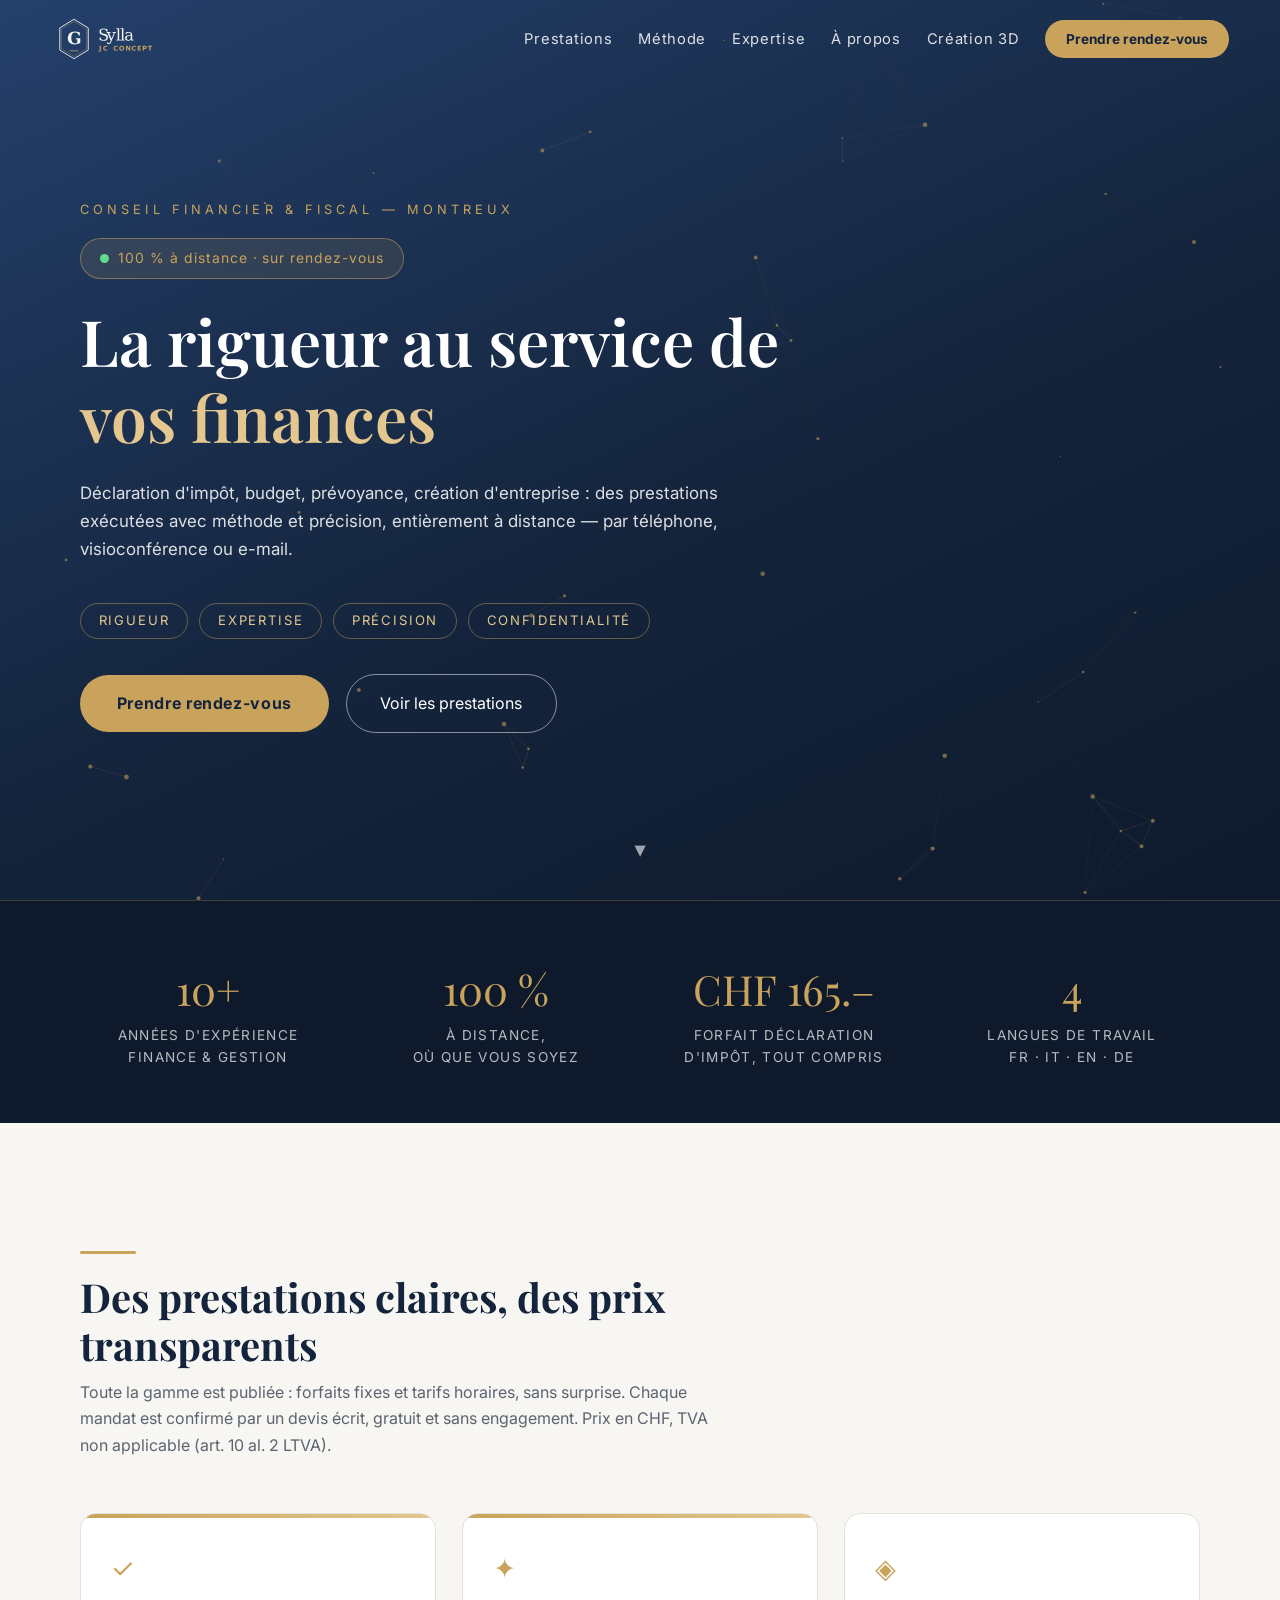
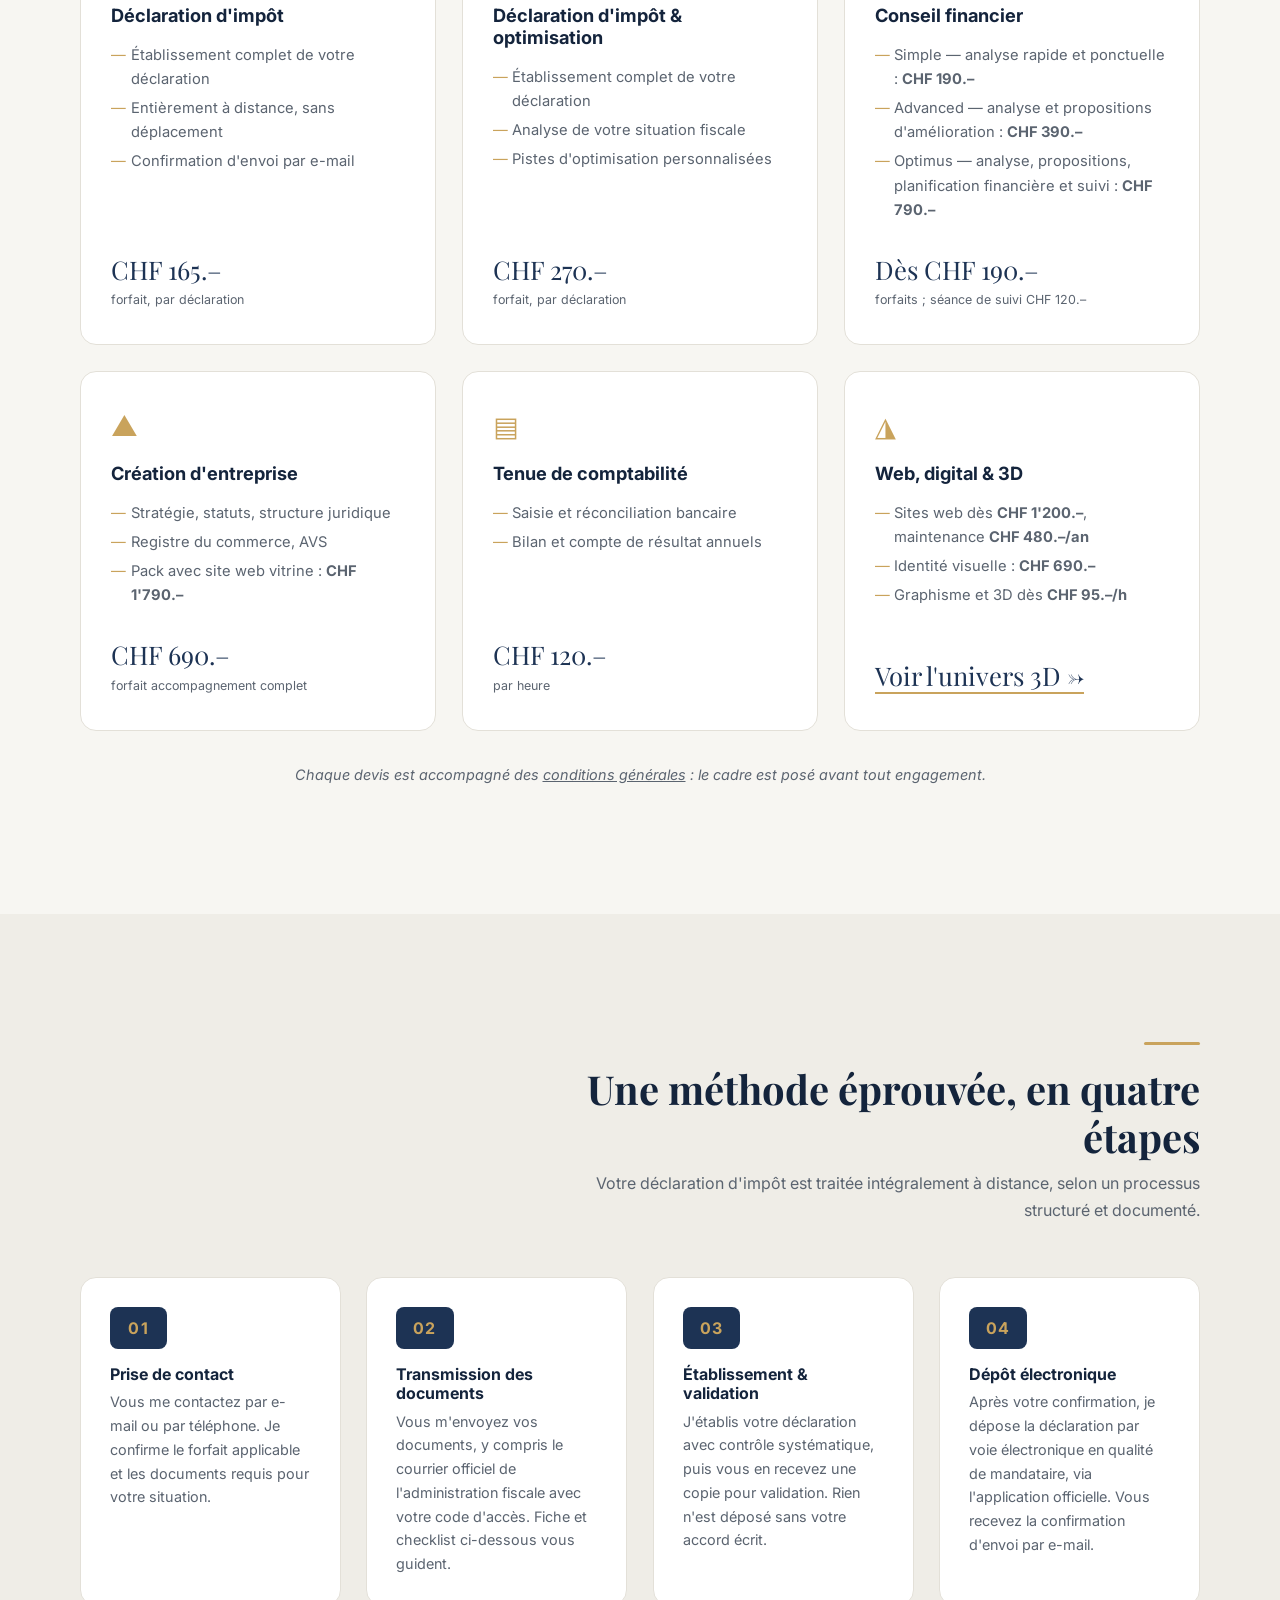
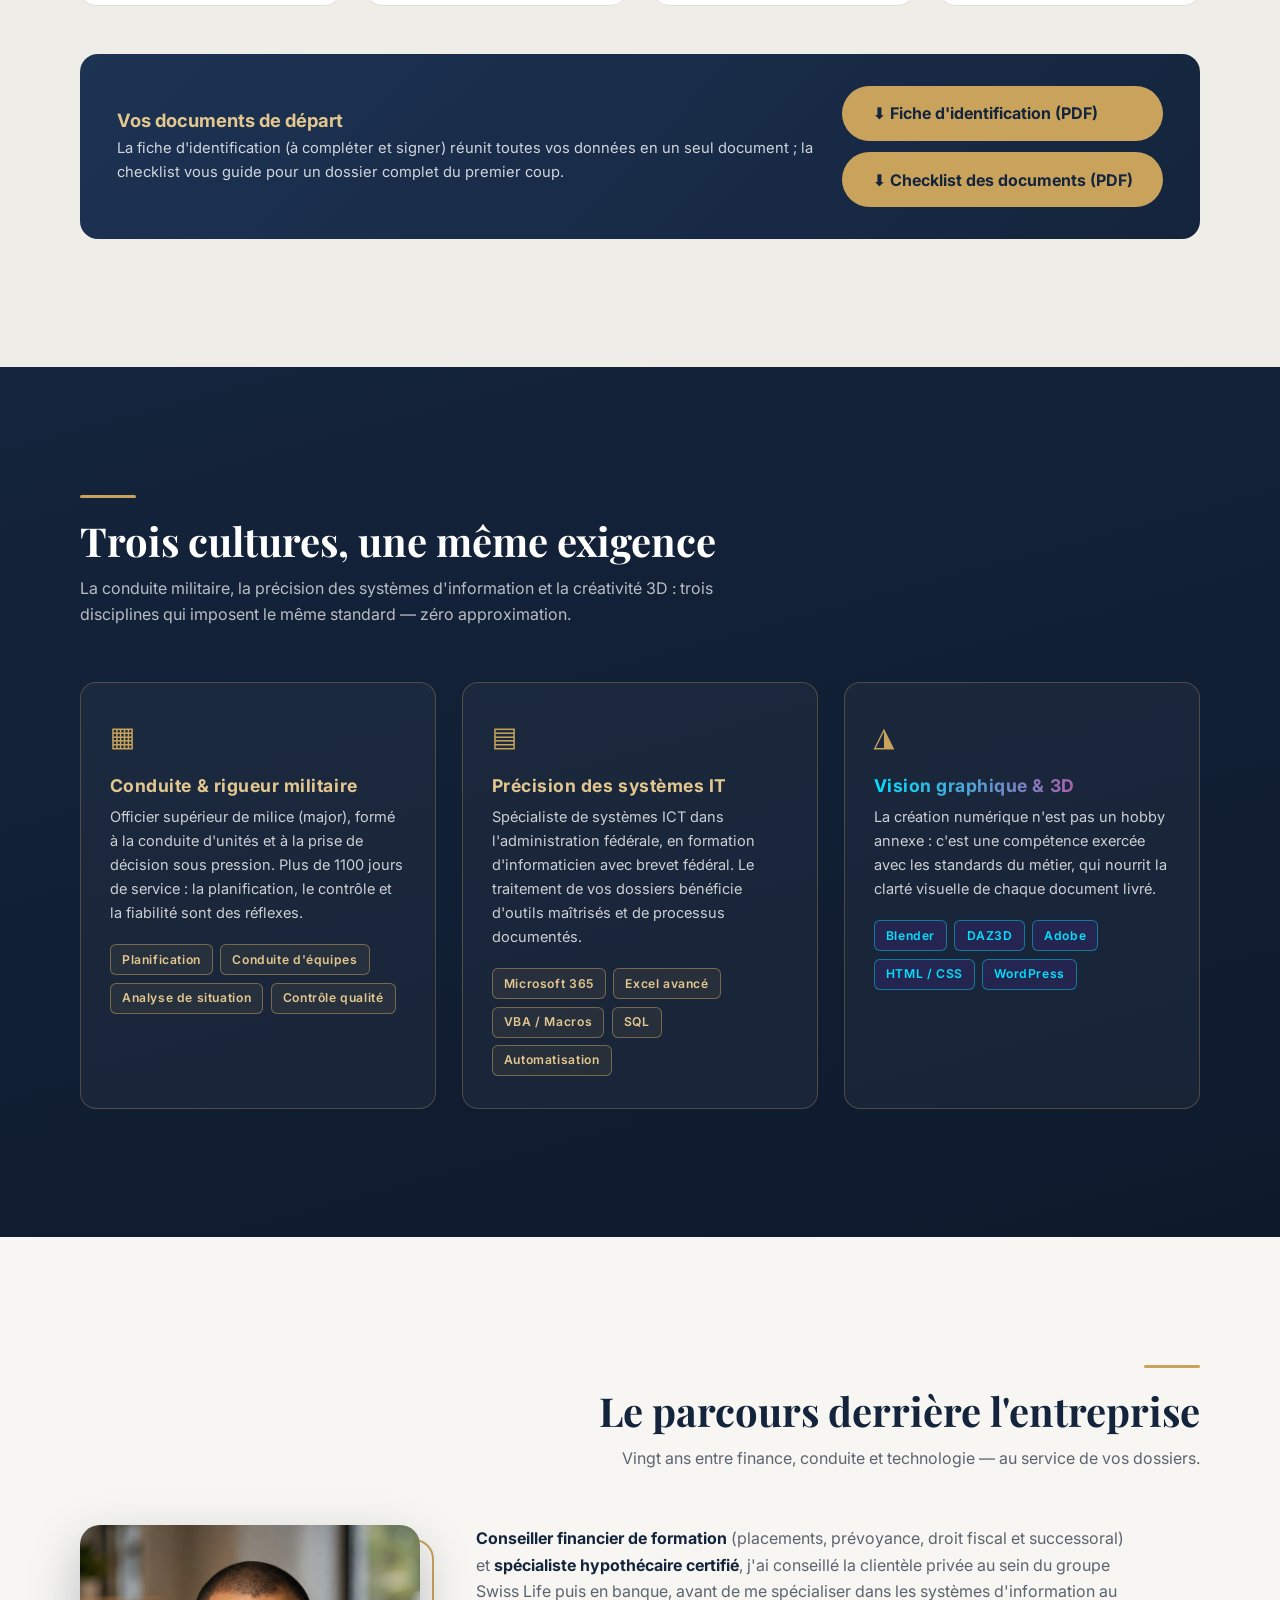
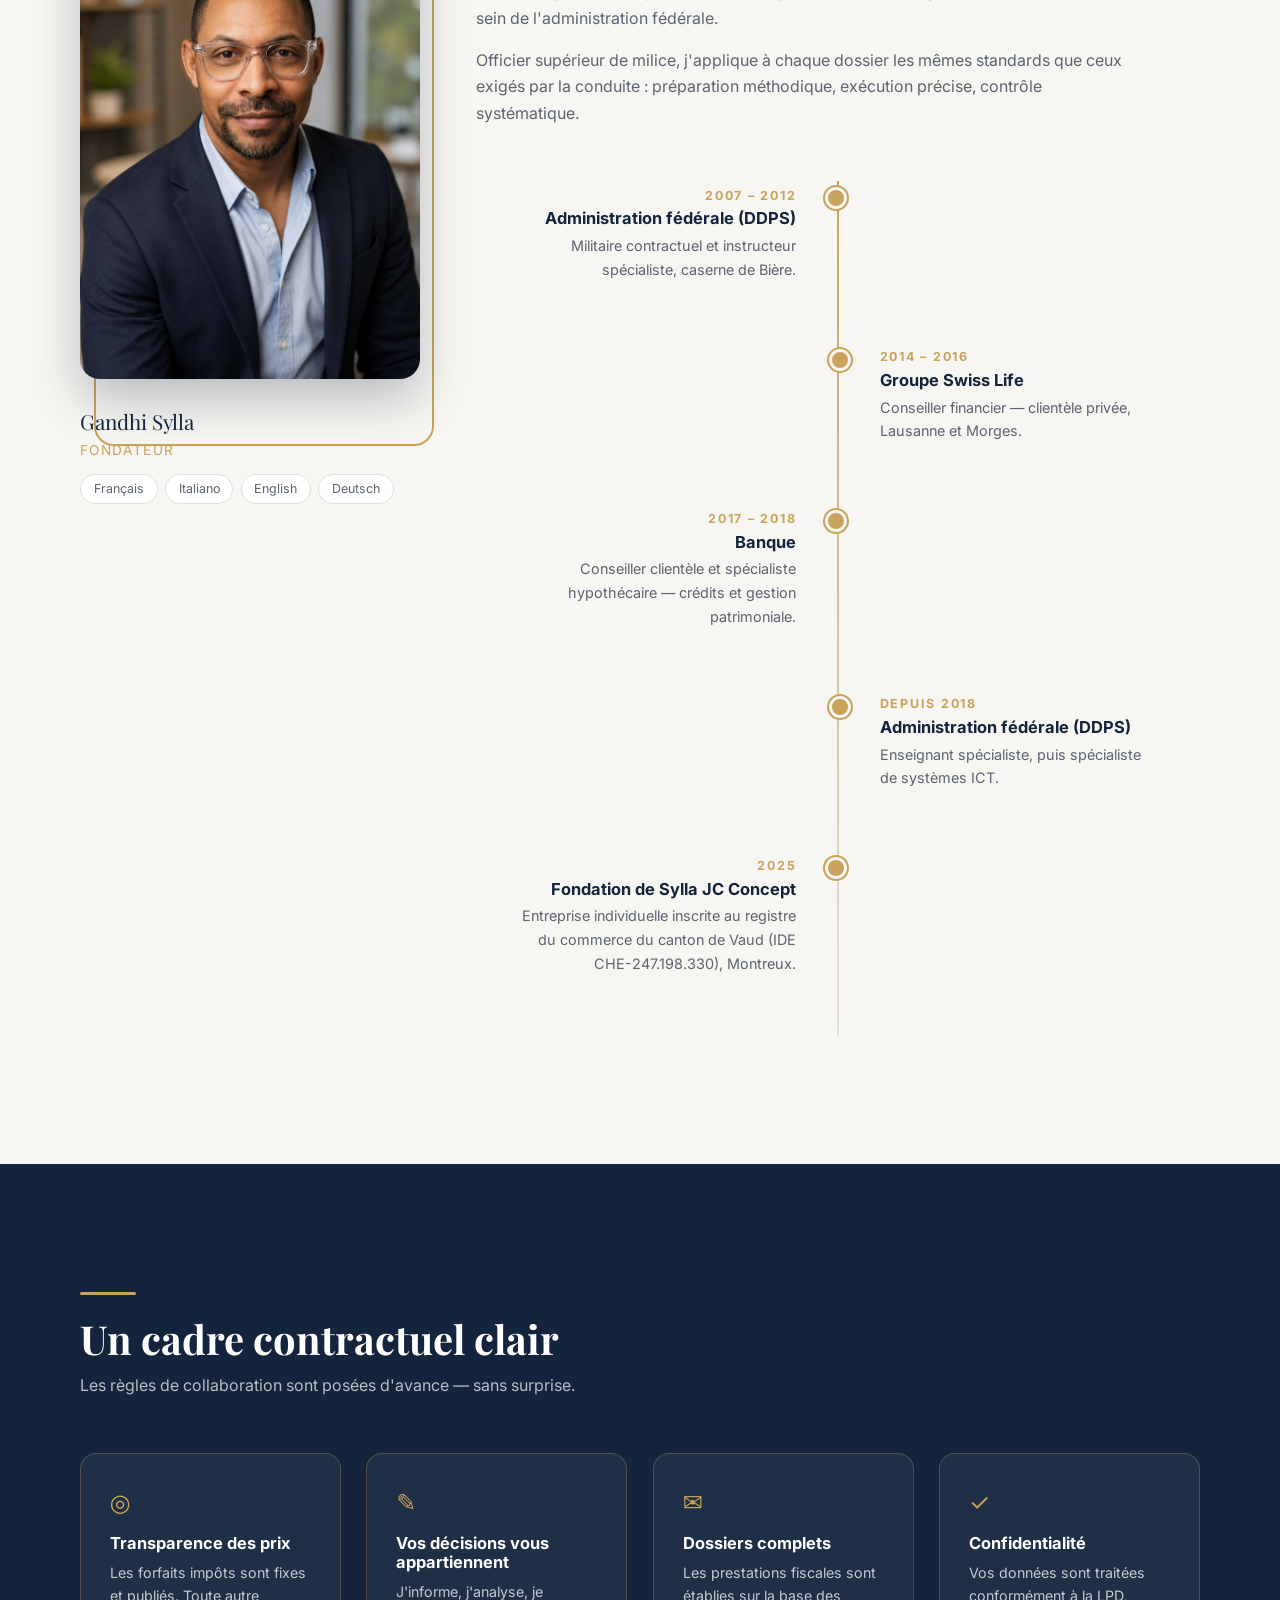
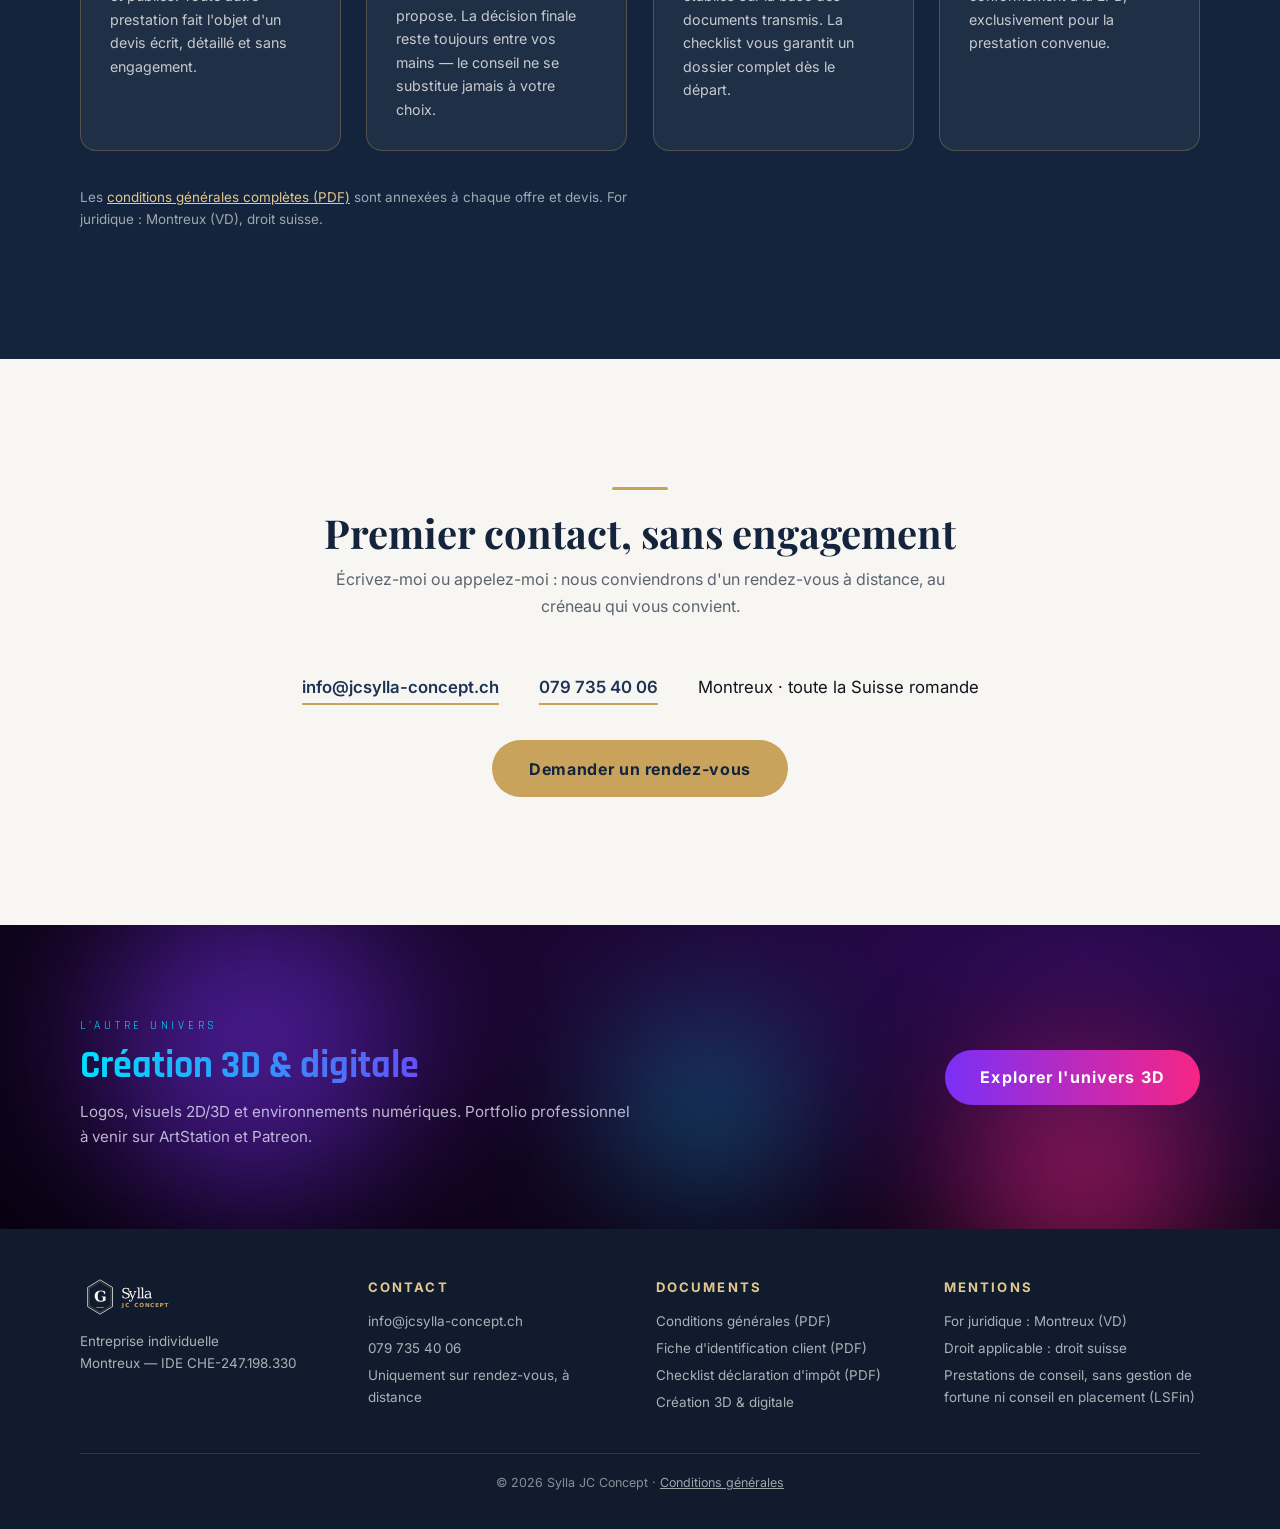
<file: index.html>
<!DOCTYPE html>
<html lang="fr">
<head>
  <meta charset="UTF-8">
  <meta name="viewport" content="width=device-width, initial-scale=1.0">
  <title>Sylla JC Concept — Conseil financier &amp; fiscal à distance | Montreux</title>
  <meta name="description" content="Conseil financier et fiscal 100% à distance : déclaration d'impôt dès CHF 165.–, budget, prévoyance, planification patrimoniale, création d'entreprise et comptabilité. Sur rendez-vous, depuis Montreux.">
  <link rel="icon" type="image/png" href="assets/favicon.png">
  <link rel="preconnect" href="https://fonts.googleapis.com">
  <link href="https://fonts.googleapis.com/css2?family=Playfair+Display:wght@500;600;700&family=Inter:wght@400;600;700&family=Rajdhani:wght@500;600;700&display=swap" rel="stylesheet">
  <link rel="stylesheet" href="css/styles.css">
</head>
<body class="finance-body">

  <nav class="site-nav" id="nav">
    <a class="nav-logo" href="#"><img src="assets/logo-blanc.svg" alt="Sylla JC Concept"></a>
    <a class="nav-link" href="#prestations">Prestations</a>
    <a class="nav-link" href="#processus">Méthode</a>
    <a class="nav-link" href="#expertise">Expertise</a>
    <a class="nav-link" href="#apropos">À propos</a>
    <a class="nav-link" href="creation-3d.html">Création 3D</a>
    <a class="nav-cta" href="#contact">Prendre rendez-vous</a>
  </nav>

  <header class="hero">
    <canvas id="hero-canvas" aria-hidden="true"></canvas>
    <div class="container">
      <p class="kicker">Conseil financier &amp; fiscal — Montreux</p>
      <div class="badge-distance"><span class="dot"></span> 100&nbsp;% à distance · sur rendez-vous</div>
      <h1>La rigueur au service de <em>vos finances</em></h1>
      <p class="lead">Déclaration d'impôt, budget, prévoyance, création d'entreprise : des prestations exécutées avec méthode et précision, entièrement à distance — par téléphone, visioconférence ou e-mail.</p>
      <div class="hero-values">
        <span>Rigueur</span><span>Expertise</span><span>Précision</span><span>Confidentialité</span>
      </div>
      <a class="btn-gold" href="mailto:info@jcsylla-concept.ch?subject=Demande%20de%20rendez-vous">Prendre rendez-vous</a>
      <a class="btn-line" href="#prestations">Voir les prestations</a>
    </div>
    <div class="scroll-hint">▾</div>
  </header>

  <div class="stats">
    <div class="container">
      <div class="stat reveal"><div class="num"><span class="counter" data-target="10">0</span>+</div><div class="lbl">années d'expérience<br>finance &amp; gestion</div></div>
      <div class="stat reveal d1"><div class="num"><span class="counter" data-target="100">0</span>&nbsp;%</div><div class="lbl">à distance,<br>où que vous soyez</div></div>
      <div class="stat reveal d2"><div class="num">CHF&nbsp;<span class="counter" data-target="165">0</span>.–</div><div class="lbl">forfait déclaration<br>d'impôt, tout compris</div></div>
      <div class="stat reveal d3"><div class="num"><span class="counter" data-target="4">0</span></div><div class="lbl">langues de travail<br>FR · IT · EN · DE</div></div>
    </div>
  </div>

  <section id="prestations">
    <div class="container">
      <div class="section-head reveal-l">
        <div class="gold-rule"></div>
        <h2 class="section-title">Des prestations claires, des prix transparents</h2>
        <p class="section-sub">Toute la gamme est publiée : forfaits fixes et tarifs horaires, sans surprise. Chaque mandat est confirmé par un devis écrit, gratuit et sans engagement. Prix en CHF, TVA non applicable (art. 10 al. 2 LTVA).</p>
      </div>

      <div class="cards">
        <article class="card featured reveal-l">
          <div class="c-icon">✓</div>
          <h3>Déclaration d'impôt</h3>
          <ul>
            <li>Établissement complet de votre déclaration</li>
            <li>Entièrement à distance, sans déplacement</li>
            <li>Confirmation d'envoi par e-mail</li>
          </ul>
          <p class="price">CHF 165.–<small>forfait, par déclaration</small></p>
        </article>

        <article class="card featured reveal d1">
          <div class="c-icon">✦</div>
          <h3>Déclaration d'impôt &amp; optimisation</h3>
          <ul>
            <li>Établissement complet de votre déclaration</li>
            <li>Analyse de votre situation fiscale</li>
            <li>Pistes d'optimisation personnalisées</li>
          </ul>
          <p class="price">CHF 270.–<small>forfait, par déclaration</small></p>
        </article>

        <article class="card reveal-r d2">
          <div class="c-icon">◈</div>
          <h3>Conseil financier</h3>
          <ul>
            <li>Simple — analyse rapide et ponctuelle : <strong>CHF 190.–</strong></li>
            <li>Advanced — analyse et propositions d'amélioration : <strong>CHF 390.–</strong></li>
            <li>Optimus — analyse, propositions, planification financière et suivi : <strong>CHF 790.–</strong></li>
          </ul>
          <p class="price">Dès CHF 190.–<small>forfaits ; séance de suivi CHF 120.–</small></p>
        </article>

        <article class="card reveal-l d1">
          <div class="c-icon">▲</div>
          <h3>Création d'entreprise</h3>
          <ul>
            <li>Stratégie, statuts, structure juridique</li>
            <li>Registre du commerce, AVS</li>
            <li>Pack avec site web vitrine : <strong>CHF 1'790.–</strong></li>
          </ul>
          <p class="price">CHF 690.–<small>forfait accompagnement complet</small></p>
        </article>

        <article class="card reveal-r d2">
          <div class="c-icon">▤</div>
          <h3>Tenue de comptabilité</h3>
          <ul>
            <li>Saisie et réconciliation bancaire</li>
            <li>Bilan et compte de résultat annuels</li>
          </ul>
          <p class="price">CHF 120.–<small>par heure</small></p>
        </article>

        <article class="card reveal-l d3">
          <div class="c-icon">◮</div>
          <h3>Web, digital &amp; 3D</h3>
          <ul>
            <li>Sites web dès <strong>CHF 1'200.–</strong>, maintenance <strong>CHF 480.–/an</strong></li>
            <li>Identité visuelle : <strong>CHF 690.–</strong></li>
            <li>Graphisme et 3D dès <strong>CHF 95.–/h</strong></li>
          </ul>
          <p class="price"><a href="creation-3d.html" style="color:inherit; border-bottom:2px solid var(--gold);">Voir l'univers 3D →</a></p>
        </article>
      </div>
      <p class="pricing-note reveal">Chaque devis est accompagné des <a href="docs/conditions-generales.pdf" style="text-decoration:underline; color:inherit;">conditions générales</a> : le cadre est posé avant tout engagement.</p>
    </div>
  </section>

  <section id="processus" class="alt-bg">
    <div class="container">
      <div class="section-head right reveal-r">
        <div class="gold-rule"></div>
        <h2 class="section-title">Une méthode éprouvée, en quatre étapes</h2>
        <p class="section-sub">Votre déclaration d'impôt est traitée intégralement à distance, selon un processus structuré et documenté.</p>
      </div>

      <div class="steps">
        <div class="step reveal-l">
          <h3>Prise de contact</h3>
          <p>Vous me contactez par e-mail ou par téléphone. Je confirme le forfait applicable et les documents requis pour votre situation.</p>
        </div>
        <div class="step reveal-l d1">
          <h3>Transmission des documents</h3>
          <p>Vous m'envoyez vos documents, y compris le courrier officiel de l'administration fiscale avec votre code d'accès. Fiche et checklist ci-dessous vous guident.</p>
        </div>
        <div class="step reveal-r d2">
          <h3>Établissement &amp; validation</h3>
          <p>J'établis votre déclaration avec contrôle systématique, puis vous en recevez une copie pour validation. Rien n'est déposé sans votre accord écrit.</p>
        </div>
        <div class="step reveal-r d3">
          <h3>Dépôt électronique</h3>
          <p>Après votre confirmation, je dépose la déclaration par voie électronique en qualité de mandataire, via l'application officielle. Vous recevez la confirmation d'envoi par e-mail.</p>
        </div>
      </div>

      <div class="dl-box reveal">
        <div class="dl-txt">
          <h3>Vos documents de départ</h3>
          <p>La fiche d'identification (à compléter et signer) réunit toutes vos données en un seul document ; la checklist vous guide pour un dossier complet du premier coup.</p>
        </div>
        <div style="display:flex; flex-direction:column; gap:.7rem;">
          <a class="btn-dl" href="docs/fiche-identification-client.pdf" download>⬇ Fiche d'identification (PDF)</a>
          <a class="btn-dl" href="docs/liste-documents-declaration-impot.pdf" download>⬇ Checklist des documents (PDF)</a>
        </div>
      </div>
    </div>
  </section>

  <section id="expertise" class="expertise">
    <div class="container">
      <div class="section-head reveal-l">
        <div class="gold-rule"></div>
        <h2 class="section-title">Trois cultures, une même exigence</h2>
        <p class="section-sub">La conduite militaire, la précision des systèmes d'information et la créativité 3D : trois disciplines qui imposent le même standard — zéro approximation.</p>
      </div>

      <div class="pillars">
        <div class="pillar reveal-l">
          <div class="p-icon">▦</div>
          <h3>Conduite &amp; rigueur militaire</h3>
          <p>Officier supérieur de milice (major), formé à la conduite d'unités et à la prise de décision sous pression. Plus de 1100 jours de service : la planification, le contrôle et la fiabilité sont des réflexes.</p>
          <div class="tools"><span>Planification</span><span>Conduite d'équipes</span><span>Analyse de situation</span><span>Contrôle qualité</span></div>
        </div>
        <div class="pillar reveal d1">
          <div class="p-icon">▤</div>
          <h3>Précision des systèmes IT</h3>
          <p>Spécialiste de systèmes ICT dans l'administration fédérale, en formation d'informaticien avec brevet fédéral. Le traitement de vos dossiers bénéficie d'outils maîtrisés et de processus documentés.</p>
          <div class="tools"><span>Microsoft 365</span><span>Excel avancé</span><span>VBA / Macros</span><span>SQL</span><span>Automatisation</span></div>
        </div>
        <div class="pillar creative reveal-r d2">
          <div class="p-icon">◮</div>
          <h3>Vision graphique &amp; 3D</h3>
          <p>La création numérique n'est pas un hobby annexe : c'est une compétence exercée avec les standards du métier, qui nourrit la clarté visuelle de chaque document livré.</p>
          <div class="tools"><span>Blender</span><span>DAZ3D</span><span>Adobe</span><span>HTML / CSS</span><span>WordPress</span></div>
        </div>
      </div>
    </div>
  </section>

  <section id="apropos">
    <div class="container">
      <div class="section-head right reveal-r">
        <div class="gold-rule"></div>
        <h2 class="section-title">Le parcours derrière l'entreprise</h2>
        <p class="section-sub">Vingt ans entre finance, conduite et technologie — au service de vos dossiers.</p>
      </div>

      <div class="about-grid">
        <div class="about-photo reveal-l">
          <img src="assets/MyPic_Simple_v1.png" alt="Portrait de Gandhi Sylla">
          <div class="about-name">Gandhi Sylla</div>
          <div class="about-role">Fondateur</div>
          <div class="langs"><span>Français</span><span>Italiano</span><span>English</span><span>Deutsch</span></div>
        </div>
        <div class="about-text reveal-r d1">
          <p><strong>Conseiller financier de formation</strong> (placements, prévoyance, droit fiscal et successoral) et <strong>spécialiste hypothécaire certifié</strong>, j'ai conseillé la clientèle privée au sein du groupe Swiss Life puis en banque, avant de me spécialiser dans les systèmes d'information au sein de l'administration fédérale.</p>
          <p>Officier supérieur de milice, j'applique à chaque dossier les mêmes standards que ceux exigés par la conduite : préparation méthodique, exécution précise, contrôle systématique.</p>

          <div class="timeline-alt">
            <div class="tl-item reveal-l">
              <span class="t-date">2007 – 2012</span>
              <h3>Administration fédérale (DDPS)</h3>
              <p>Militaire contractuel et instructeur spécialiste, caserne de Bière.</p>
            </div>
            <div class="tl-item reveal-r">
              <span class="t-date">2014 – 2016</span>
              <h3>Groupe Swiss Life</h3>
              <p>Conseiller financier — clientèle privée, Lausanne et Morges.</p>
            </div>
            <div class="tl-item reveal-l">
              <span class="t-date">2017 – 2018</span>
              <h3>Banque</h3>
              <p>Conseiller clientèle et spécialiste hypothécaire — crédits et gestion patrimoniale.</p>
            </div>
            <div class="tl-item reveal-r">
              <span class="t-date">Depuis 2018</span>
              <h3>Administration fédérale (DDPS)</h3>
              <p>Enseignant spécialiste, puis spécialiste de systèmes ICT.</p>
            </div>
            <div class="tl-item reveal-l">
              <span class="t-date">2025</span>
              <h3>Fondation de Sylla JC Concept</h3>
              <p>Entreprise individuelle inscrite au registre du commerce du canton de Vaud (IDE CHE-247.198.330), Montreux.</p>
            </div>
          </div>
        </div>
      </div>
    </div>
  </section>

  <section class="trust">
    <div class="container">
      <div class="section-head reveal-l">
        <div class="gold-rule"></div>
        <h2 class="section-title">Un cadre contractuel clair</h2>
        <p class="section-sub">Les règles de collaboration sont posées d'avance — sans surprise.</p>
      </div>

      <div class="trust-grid">
        <div class="trust-card reveal-l">
          <div class="t-icon">◎</div>
          <h3>Transparence des prix</h3>
          <p>Les forfaits impôts sont fixes et publiés. Toute autre prestation fait l'objet d'un devis écrit, détaillé et sans engagement.</p>
        </div>
        <div class="trust-card reveal-l d1">
          <div class="t-icon">✎</div>
          <h3>Vos décisions vous appartiennent</h3>
          <p>J'informe, j'analyse, je propose. La décision finale reste toujours entre vos mains — le conseil ne se substitue jamais à votre choix.</p>
        </div>
        <div class="trust-card reveal-r d2">
          <div class="t-icon">✉</div>
          <h3>Dossiers complets</h3>
          <p>Les prestations fiscales sont établies sur la base des documents transmis. La checklist vous garantit un dossier complet dès le départ.</p>
        </div>
        <div class="trust-card reveal-r d3">
          <div class="t-icon">✓</div>
          <h3>Confidentialité</h3>
          <p>Vos données sont traitées conformément à la LPD, exclusivement pour la prestation convenue.</p>
        </div>
      </div>
      <p class="trust-note reveal">Les <a href="docs/conditions-generales.pdf" download>conditions générales complètes (PDF)</a> sont annexées à chaque offre et devis. For juridique : Montreux (VD), droit suisse.</p>
    </div>
  </section>

  <section id="contact" class="f-contact">
    <div class="container">
      <div class="section-head center reveal">
        <div class="gold-rule"></div>
        <h2 class="section-title">Premier contact, sans engagement</h2>
        <p class="section-sub">Écrivez-moi ou appelez-moi : nous conviendrons d'un rendez-vous à distance, au créneau qui vous convient.</p>
      </div>
      <div class="contact-lines reveal">
        <a href="mailto:info@jcsylla-concept.ch">info@jcsylla-concept.ch</a>
        <a href="tel:+41797354006">079 735 40 06</a>
        <span>Montreux · toute la Suisse romande</span>
      </div>
      <a class="btn-gold reveal" href="mailto:info@jcsylla-concept.ch?subject=Demande%20de%20rendez-vous">Demander un rendez-vous</a>
    </div>
  </section>

  <div class="teaser-3d">
    <span class="blob b1"></span><span class="blob b2"></span><span class="blob b3"></span>
    <div class="container">
      <div class="tz-txt reveal-l">
        <p class="kicker">L'autre univers</p>
        <h2>Création 3D &amp; digitale</h2>
        <p>Logos, visuels 2D/3D et environnements numériques. Portfolio professionnel à venir sur ArtStation et Patreon.</p>
      </div>
      <a class="btn-neon reveal-r d1" href="creation-3d.html">Explorer l'univers 3D</a>
    </div>
  </div>

  <footer class="site-footer">
    <div class="footer-grid">
      <div>
        <img class="footer-logo" src="assets/logo-blanc.svg" alt="Sylla JC Concept">
        <p>Entreprise individuelle<br>Montreux — IDE CHE-247.198.330</p>
      </div>
      <div>
        <h4>Contact</h4>
        <a href="mailto:info@jcsylla-concept.ch">info@jcsylla-concept.ch</a>
        <a href="tel:+41797354006">079 735 40 06</a>
        <p>Uniquement sur rendez-vous, à distance</p>
      </div>
      <div>
        <h4>Documents</h4>
        <a href="docs/conditions-generales.pdf" download>Conditions générales (PDF)</a>
        <a href="docs/fiche-identification-client.pdf" download>Fiche d'identification client (PDF)</a>
        <a href="docs/liste-documents-declaration-impot.pdf" download>Checklist déclaration d'impôt (PDF)</a>
        <a href="creation-3d.html">Création 3D &amp; digitale</a>
      </div>
      <div>
        <h4>Mentions</h4>
        <p>For juridique : Montreux (VD)</p>
        <p>Droit applicable : droit suisse</p>
        <p>Prestations de conseil, sans gestion de fortune ni conseil en placement (LSFin)</p>
      </div>
    </div>
    <div class="footer-bottom">© 2026 Sylla JC Concept · <a href="docs/conditions-generales.pdf" download>Conditions générales</a></div>
  </footer>

  <script src="js/main.js"></script>
</body>
</html>
</file>
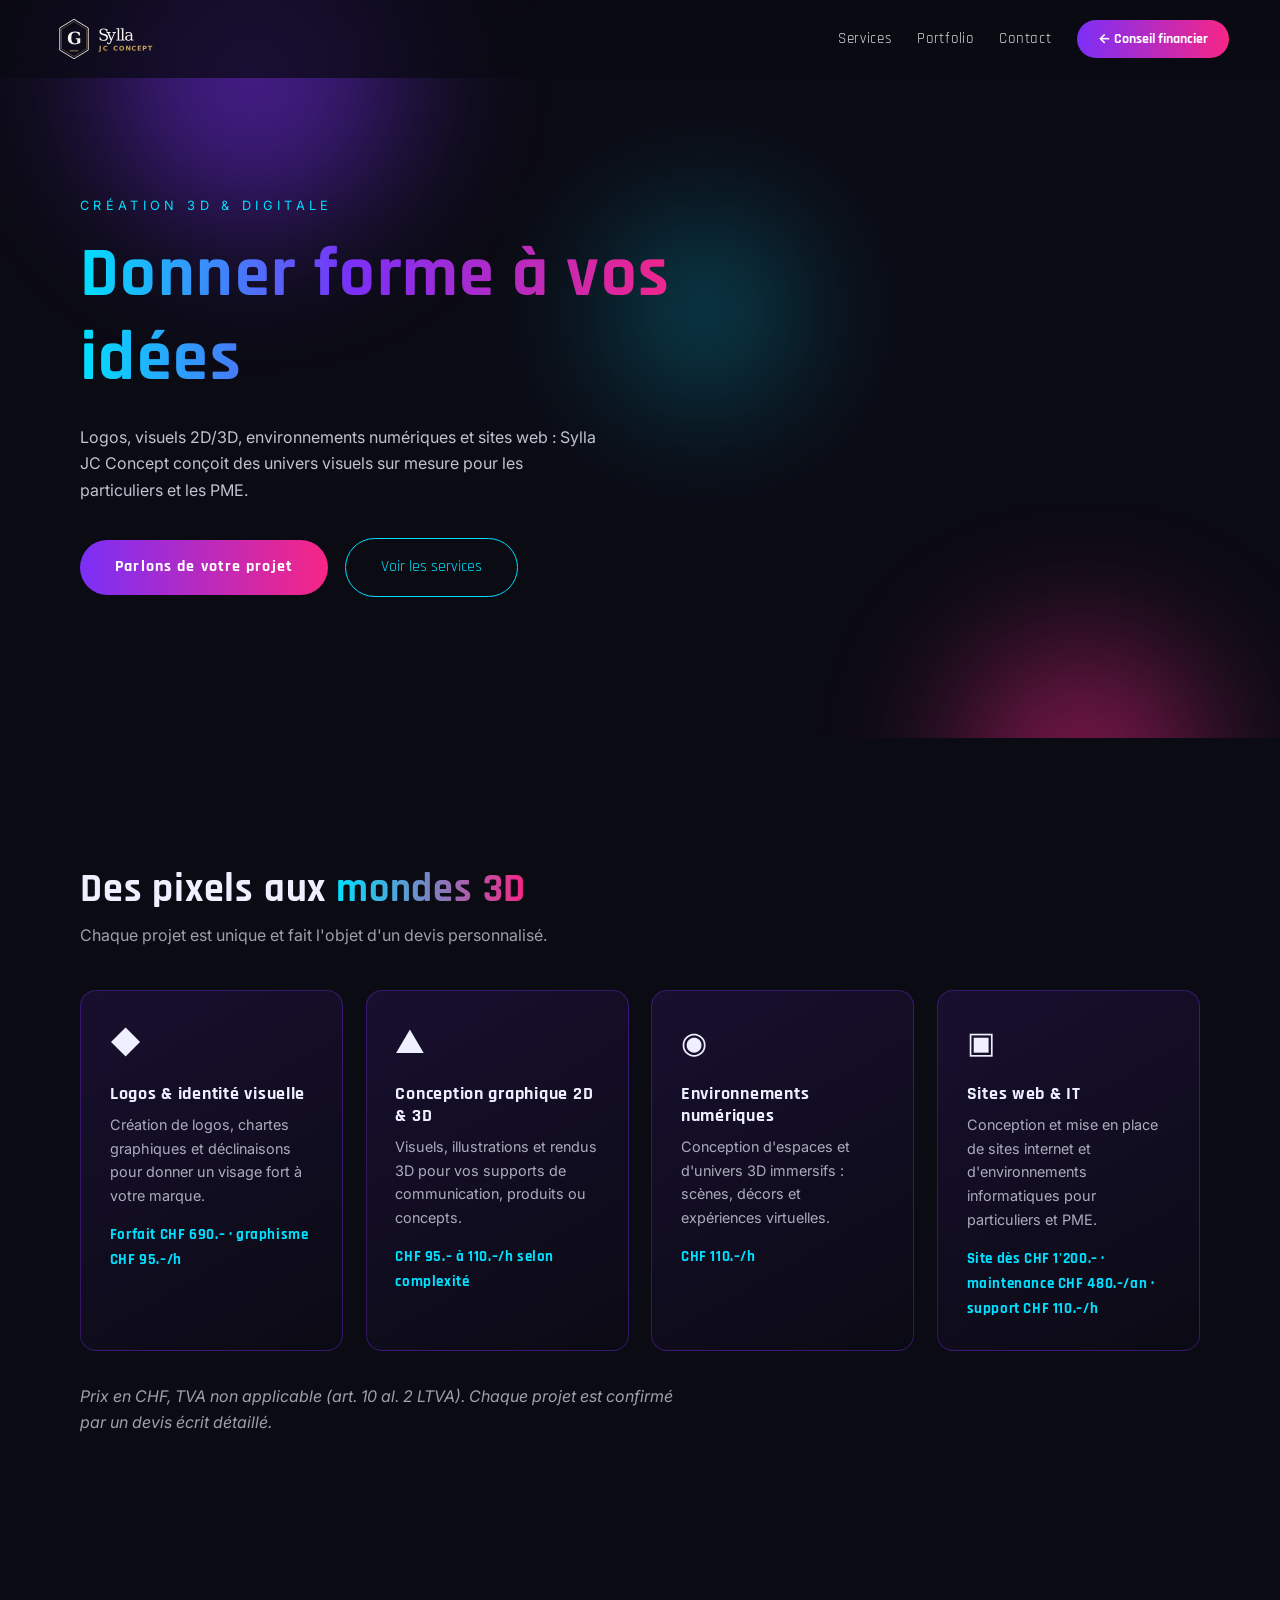
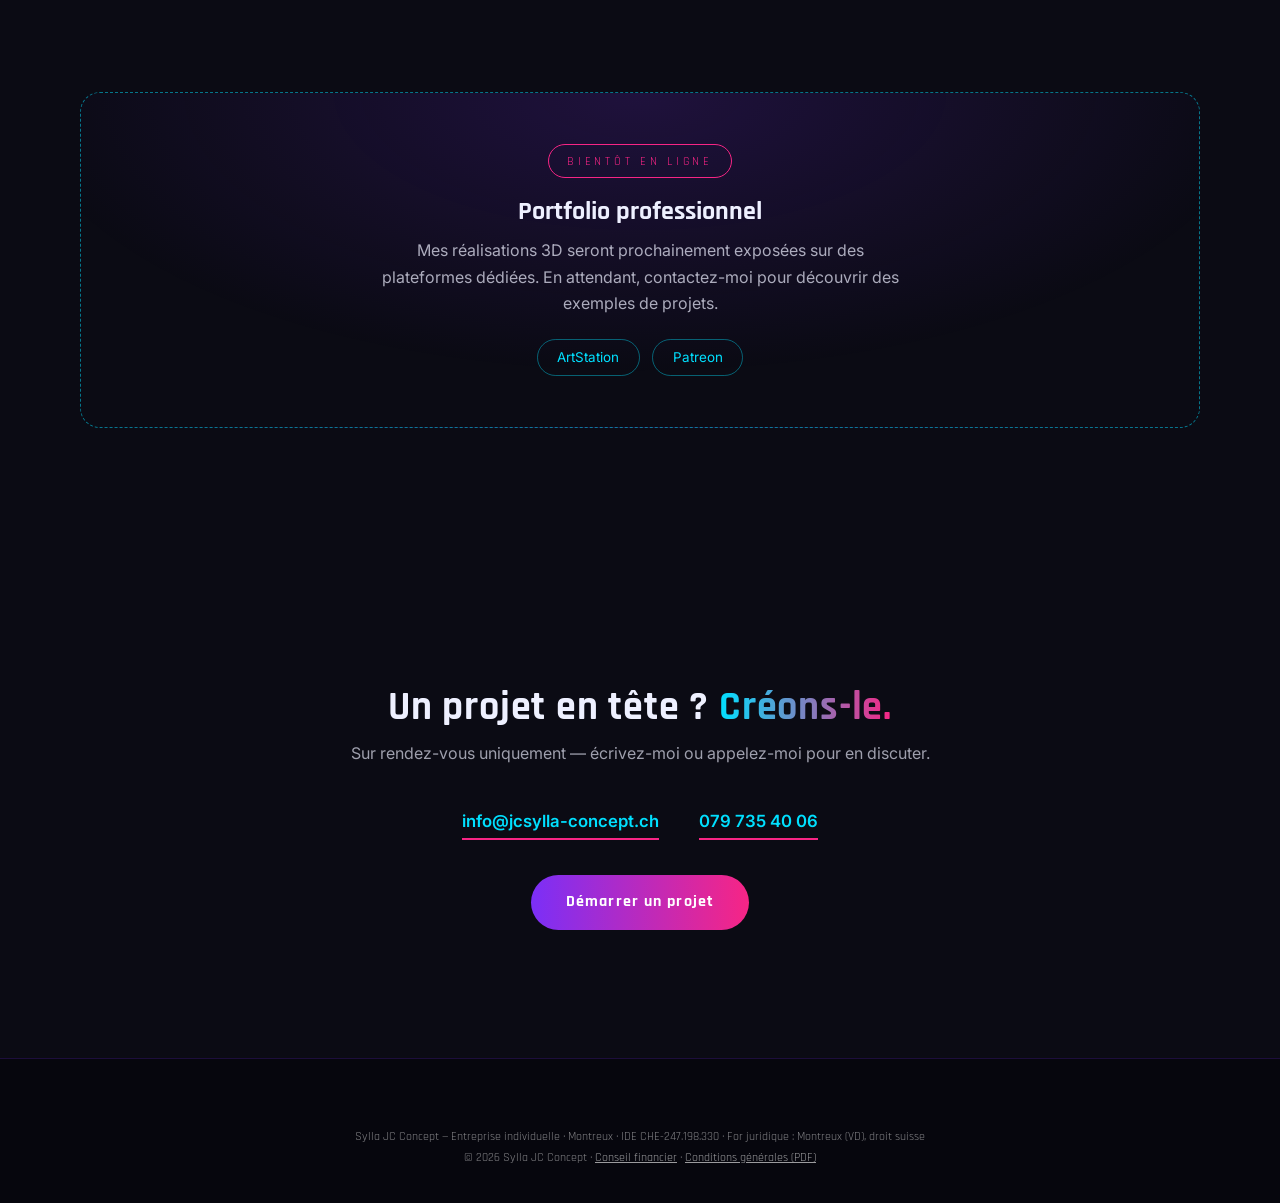
<file: creation-3d.html>
<!DOCTYPE html>
<html lang="fr">
<head>
  <meta charset="UTF-8">
  <meta name="viewport" content="width=device-width, initial-scale=1.0">
  <title>Création 3D &amp; digitale — Sylla JC Concept | Montreux</title>
  <meta name="description" content="Création 3D et digitale à Montreux : logos, identité visuelle, visuels 2D/3D, environnements numériques et sites web pour particuliers et PME.">
  <link rel="icon" type="image/png" href="assets/favicon.png">
  <link rel="preconnect" href="https://fonts.googleapis.com">
  <link href="https://fonts.googleapis.com/css2?family=Playfair+Display:wght@500;600;700&family=Inter:wght@400;600;700&family=Rajdhani:wght@500;600;700&display=swap" rel="stylesheet">
  <link rel="stylesheet" href="css/styles.css">
</head>
<body class="creation-body">

  <nav class="site-nav">
    <a class="nav-logo" href="index.html"><img src="assets/logo-blanc.svg" alt="Sylla JC Concept"></a>
    <a class="nav-link" href="#services">Services</a>
    <a class="nav-link" href="#expo">Portfolio</a>
    <a class="nav-link" href="#contact">Contact</a>
    <a class="nav-cta" href="index.html">← Conseil financier</a>
  </nav>

  <header class="c-hero">
    <span class="blob b1"></span><span class="blob b2"></span><span class="blob b3"></span>
    <div class="container">
      <p class="kicker">Création 3D &amp; digitale</p>
      <h1>Donner forme à vos idées</h1>
      <p>Logos, visuels 2D/3D, environnements numériques et sites web : Sylla JC Concept conçoit des univers visuels sur mesure pour les particuliers et les PME.</p>
      <a class="btn-neon" href="mailto:info@jcsylla-concept.ch?subject=Projet%20cr%C3%A9ation%203D">Parlons de votre projet</a>
      <a class="btn-ghost" href="#services">Voir les services</a>
    </div>
  </header>

  <section id="services">
    <div class="container">
      <h2 class="c-title reveal">Des pixels aux <span>mondes 3D</span></h2>
      <p class="c-sub reveal">Chaque projet est unique et fait l'objet d'un devis personnalisé.</p>

      <div class="c-grid">
        <article class="c-card reveal">
          <div class="icon">◆</div>
          <h3>Logos &amp; identité visuelle</h3>
          <p>Création de logos, chartes graphiques et déclinaisons pour donner un visage fort à votre marque.</p>
          <p class="c-price">Forfait CHF 690.– · graphisme CHF 95.–/h</p>
        </article>
        <article class="c-card reveal">
          <div class="icon">▲</div>
          <h3>Conception graphique 2D &amp; 3D</h3>
          <p>Visuels, illustrations et rendus 3D pour vos supports de communication, produits ou concepts.</p>
          <p class="c-price">CHF 95.– à 110.–/h selon complexité</p>
        </article>
        <article class="c-card reveal">
          <div class="icon">◉</div>
          <h3>Environnements numériques</h3>
          <p>Conception d'espaces et d'univers 3D immersifs : scènes, décors et expériences virtuelles.</p>
          <p class="c-price">CHF 110.–/h</p>
        </article>
        <article class="c-card reveal">
          <div class="icon">▣</div>
          <h3>Sites web &amp; IT</h3>
          <p>Conception et mise en place de sites internet et d'environnements informatiques pour particuliers et PME.</p>
          <p class="c-price">Site dès CHF 1'200.– · maintenance CHF 480.–/an · support CHF 110.–/h</p>
        </article>
      </div>
      <p class="c-sub reveal" style="margin-top:2rem; margin-bottom:0; font-style:italic;">Prix en CHF, TVA non applicable (art. 10 al. 2 LTVA). Chaque projet est confirmé par un devis écrit détaillé.</p>
    </div>
  </section>

  <section id="expo">
    <div class="container">
      <div class="expo reveal">
        <span class="soon">Bientôt en ligne</span>
        <h3>Portfolio professionnel</h3>
        <p>Mes réalisations 3D seront prochainement exposées sur des plateformes dédiées. En attendant, contactez-moi pour découvrir des exemples de projets.</p>
        <div class="platforms"><span>ArtStation</span><span>Patreon</span></div>
      </div>
    </div>
  </section>

  <section id="contact" class="c-contact">
    <div class="container">
      <h2 class="c-title reveal">Un projet en tête&nbsp;? <span>Créons-le.</span></h2>
      <p class="c-sub reveal" style="margin-inline:auto;">Sur rendez-vous uniquement — écrivez-moi ou appelez-moi pour en discuter.</p>
      <div class="contact-lines reveal">
        <a href="mailto:info@jcsylla-concept.ch">info@jcsylla-concept.ch</a>
        <a href="tel:+41797354006">079 735 40 06</a>
      </div>
      <a class="btn-neon reveal" href="mailto:info@jcsylla-concept.ch?subject=Projet%20cr%C3%A9ation%203D">Démarrer un projet</a>
    </div>
  </section>

  <footer class="site-footer">
    <div class="footer-bottom" style="border-top:none; margin-top:0;">
      Sylla JC Concept — Entreprise individuelle · Montreux · IDE CHE-247.198.330 · For juridique : Montreux (VD), droit suisse<br>
      © 2026 Sylla JC Concept · <a href="index.html">Conseil financier</a> · <a href="docs/conditions-generales.pdf" download>Conditions générales (PDF)</a>
    </div>
  </footer>

  <script src="js/main.js"></script>
</body>
</html>
</file>
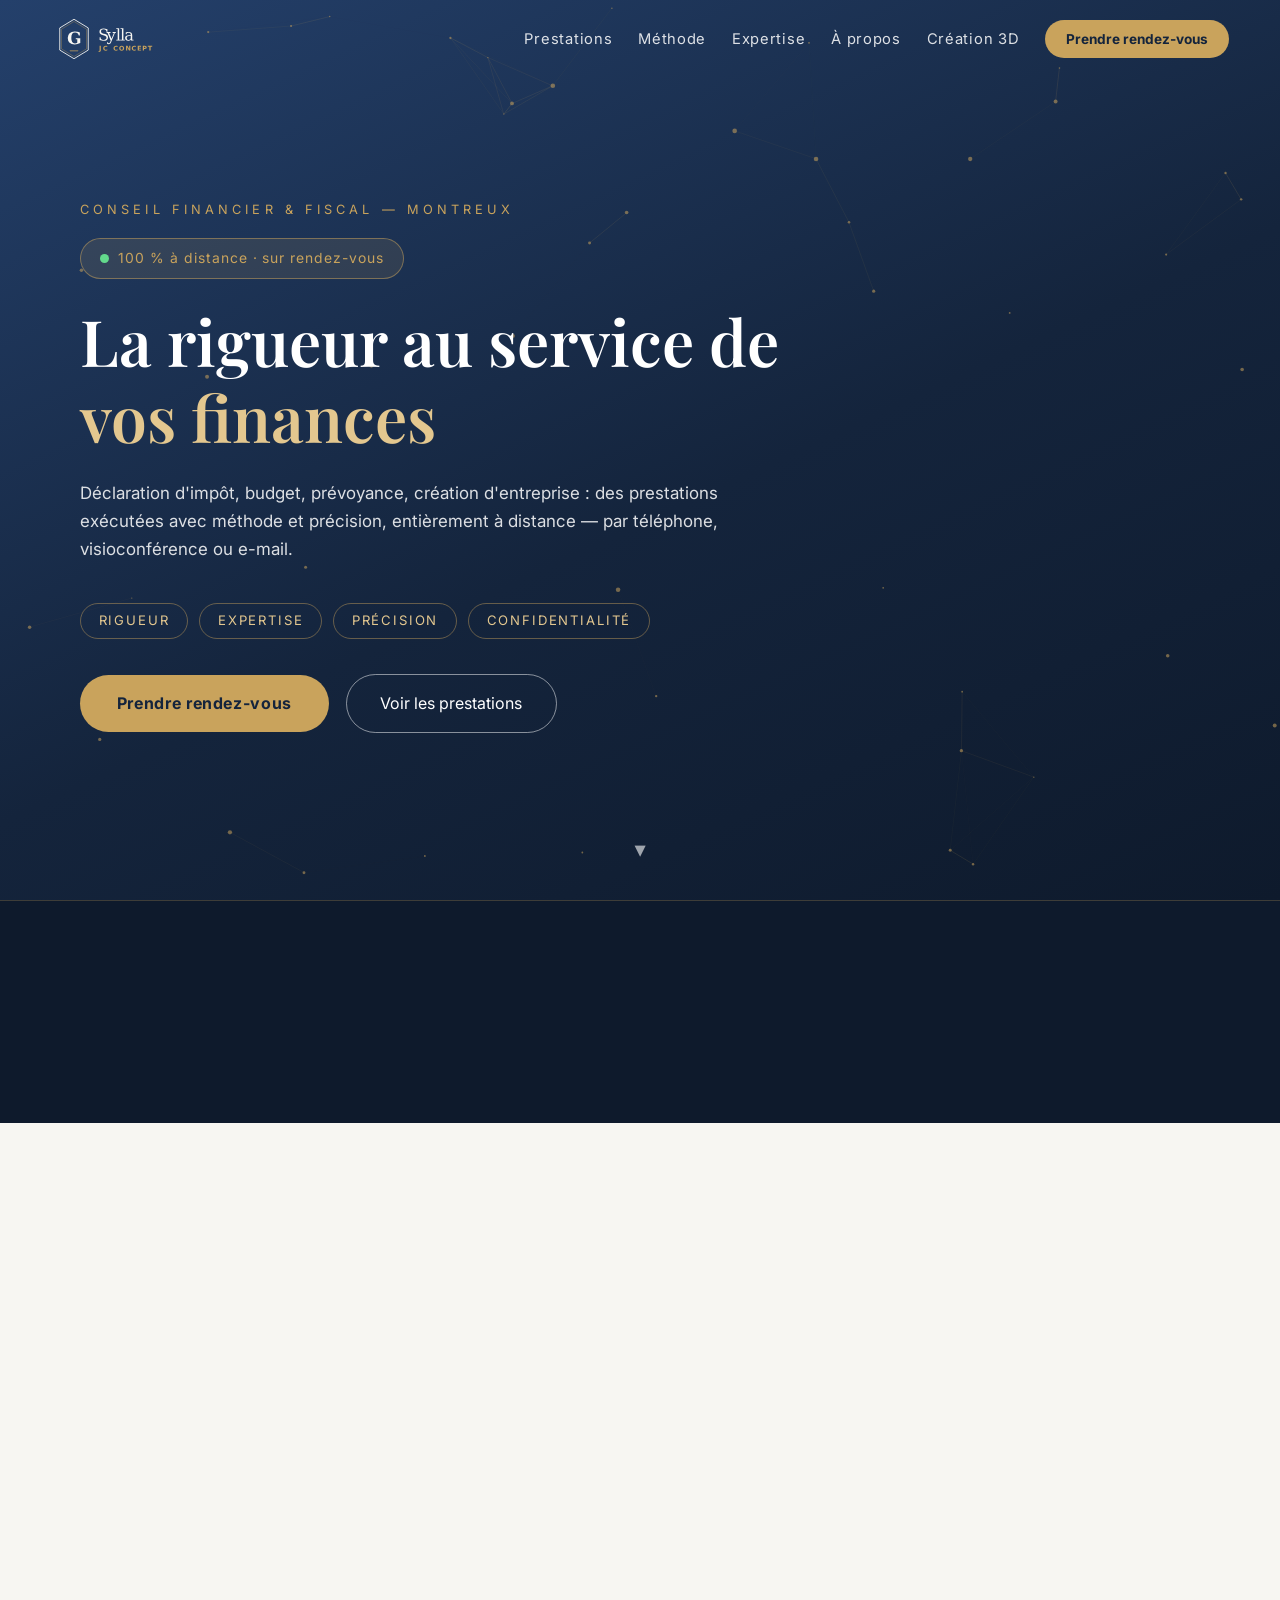
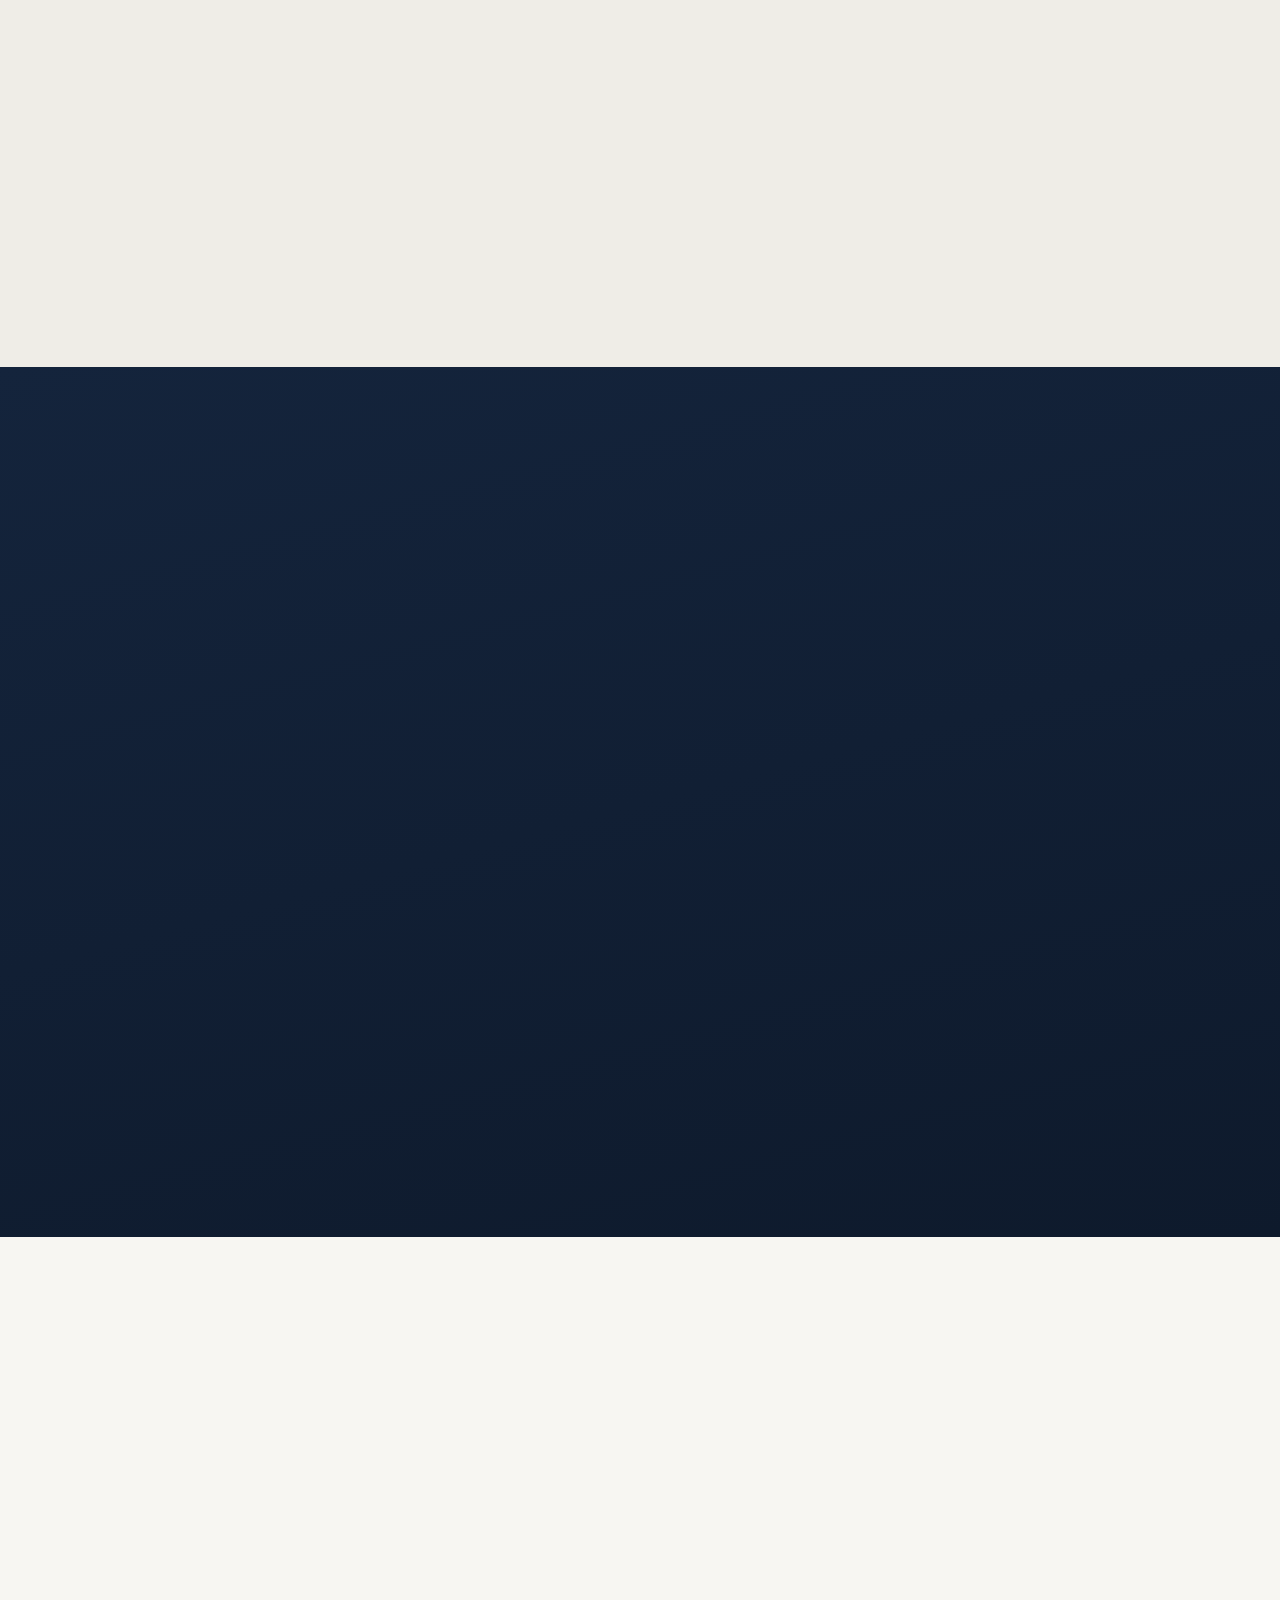
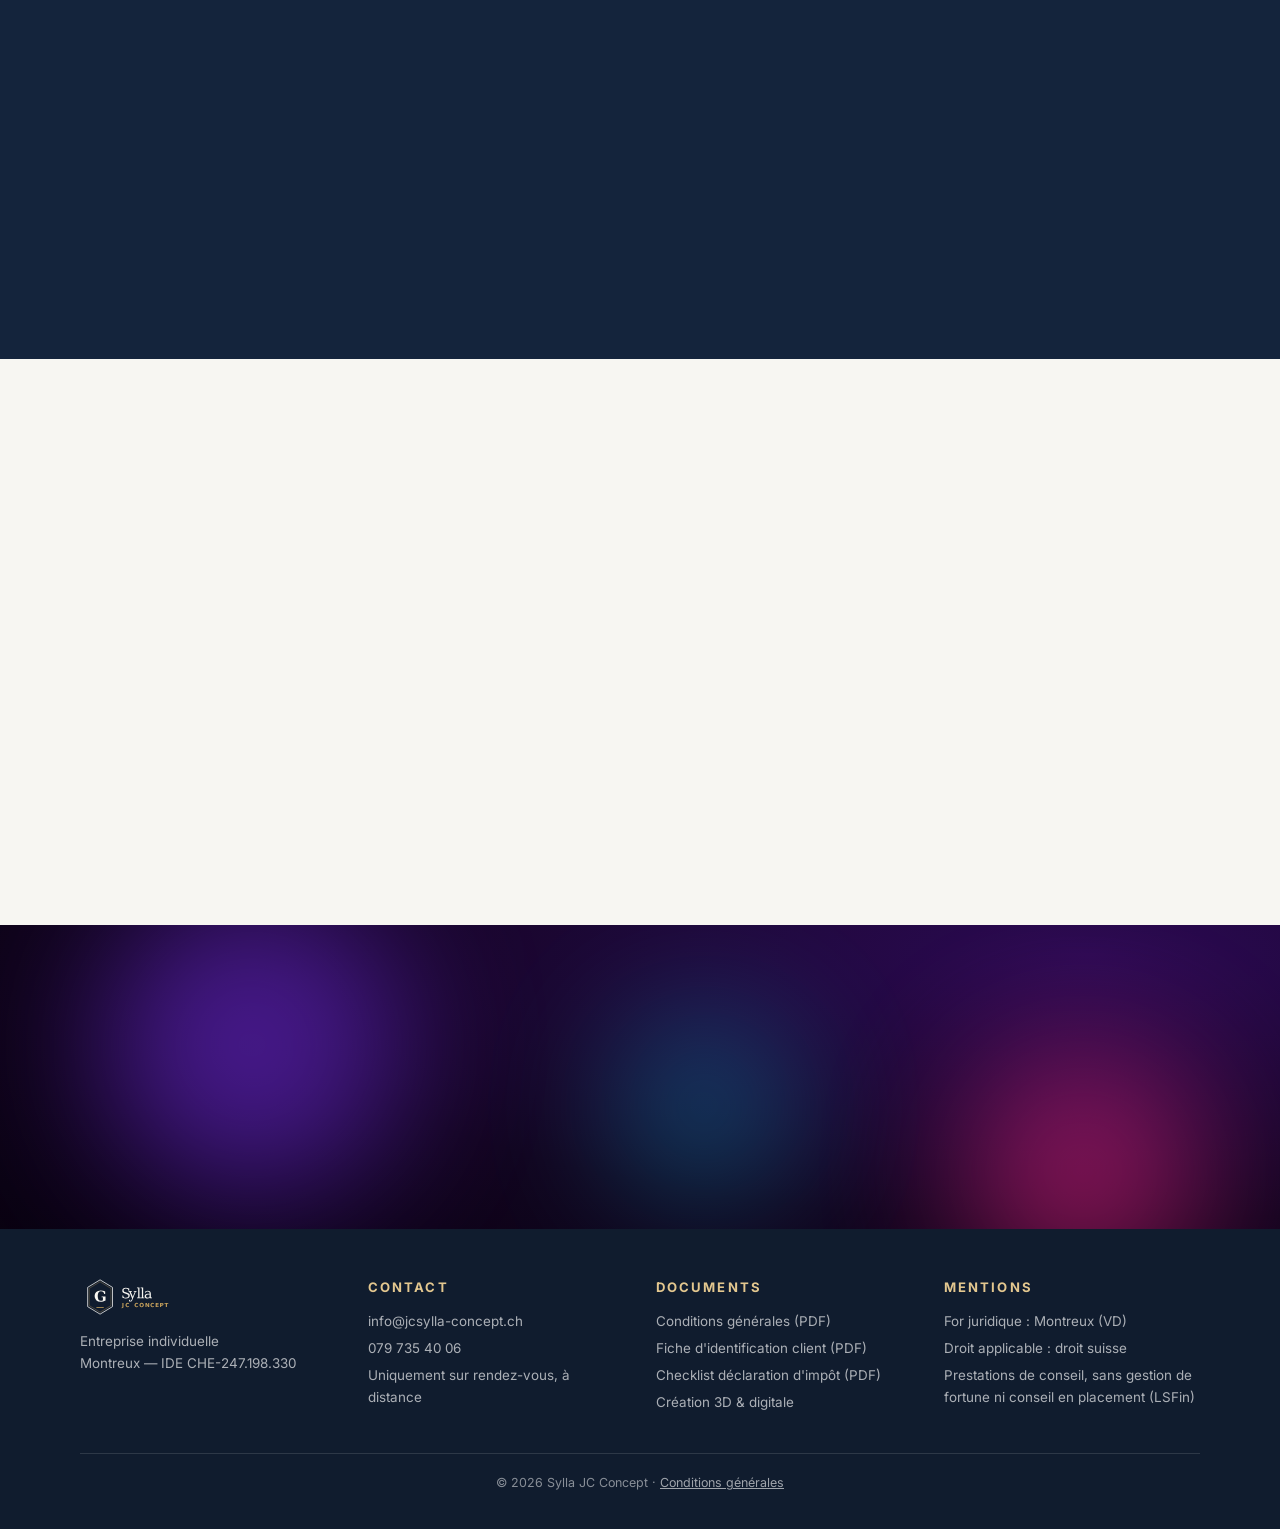
<file: finance.html>
<!DOCTYPE html>
<html lang="fr">
<head>
  <meta charset="UTF-8">
  <meta http-equiv="refresh" content="0; url=index.html">
  <title>Redirection — Sylla JC Concept</title>
  <link rel="canonical" href="index.html">
</head>
<body>
  <p>Cette page a déménagé : <a href="index.html">accéder au site</a>.</p>
</body>
</html>
</file>
<file: css/styles.css>
/* ==========================================================
   Sylla JC Concept — conseil financier (principal) + 3D
   Rigueur · Expertise · Précision
   ========================================================== */

:root {
  --navy: #1d3354;
  --navy-dark: #14243c;
  --navy-deep: #0e1a2c;
  --ink: #10151d;
  --paper: #f7f6f2;
  --gold: #c9a35c;
  --gold-light: #e3c78f;
  --grey: #5b6470;
  --line: #e3e0d8;

  --c-bg: #0b0b14;
  --c-violet: #7b2ff7;
  --c-cyan: #00e0ff;
  --c-magenta: #f72585;
  --c-text: #eef0ff;
}

* { margin: 0; padding: 0; box-sizing: border-box; }
html { scroll-behavior: smooth; }
body { font-family: 'Inter', system-ui, sans-serif; line-height: 1.65; overflow-x: hidden; }
img { max-width: 100%; display: block; }
a { text-decoration: none; color: inherit; }
.container { width: min(1120px, 92%); margin-inline: auto; }
section { padding: 8rem 0; }
h1, h2, h3 { line-height: 1.2; }

/* ===== Animations : entrées gauche / droite / bas ===== */
.reveal, .reveal-l, .reveal-r {
  opacity: 0;
  transition: opacity .9s cubic-bezier(.22,.61,.36,1), transform .9s cubic-bezier(.22,.61,.36,1);
}
.reveal { transform: translateY(30px); }
.reveal-l { transform: translateX(-70px); }
.reveal-r { transform: translateX(70px); }
.reveal.visible, .reveal-l.visible, .reveal-r.visible { opacity: 1; transform: none; }
.d1 { transition-delay: .12s; } .d2 { transition-delay: .24s; }
.d3 { transition-delay: .36s; } .d4 { transition-delay: .48s; }
@media (prefers-reduced-motion: reduce) {
  .reveal, .reveal-l, .reveal-r { opacity: 1; transform: none; transition: none; }
}

/* ===== En-têtes de section alternés ===== */
.section-head { max-width: 640px; margin-bottom: 3.4rem; }
.section-head.right { margin-left: auto; text-align: right; }
.section-head.right .gold-rule { margin-left: auto; }
.section-head.center { margin-inline: auto; text-align: center; }
.section-head.center .gold-rule { margin-inline: auto; }
.section-title { font-family: 'Playfair Display', serif; font-size: clamp(1.7rem, 3.2vw, 2.5rem); color: var(--navy-dark); margin-bottom: .6rem; }
.section-sub { color: var(--grey); }
.gold-rule { width: 56px; height: 3px; background: var(--gold); margin-bottom: 1.2rem; border-radius: 2px; }

/* ==================== NAVIGATION ==================== */
.site-nav {
  position: fixed; top: 0; left: 0; right: 0; z-index: 100;
  display: flex; align-items: center; gap: 1.6rem;
  padding: 1rem 4%;
  transition: background .35s, box-shadow .35s, padding .35s;
}
.site-nav.scrolled { background: rgba(20,36,60,.94); backdrop-filter: blur(12px); box-shadow: 0 6px 24px rgba(0,0,0,.28); padding: .6rem 4%; }
.site-nav .nav-logo { margin-right: auto; display: flex; align-items: center; }
.site-nav .nav-logo img { height: 46px; width: auto; transition: transform .3s; }
.site-nav .nav-logo:hover img { transform: scale(1.04); }
.site-nav a.nav-link { position: relative; font-size: .92rem; letter-spacing: .05em; color: rgba(255,255,255,.85); padding: .2rem 0; }
.site-nav a.nav-link::after { content: ""; position: absolute; left: 0; bottom: -3px; width: 0; height: 2px; background: var(--gold); transition: width .3s; }
.site-nav a.nav-link:hover { color: #fff; }
.site-nav a.nav-link:hover::after { width: 100%; }
.nav-cta { background: var(--gold); color: var(--navy-dark); font-size: .85rem; font-weight: 700; padding: .5rem 1.3rem; border-radius: 999px; transition: transform .25s, box-shadow .25s; white-space: nowrap; }
.nav-cta:hover { transform: translateY(-2px); box-shadow: 0 8px 20px rgba(201,163,92,.45); }
@media (max-width: 900px) { .site-nav .nav-link { display: none; } }

/* ==================== HERO ==================== */
.hero {
  position: relative; min-height: 100vh; display: flex; align-items: center;
  background: linear-gradient(155deg, #24406b 0%, var(--navy-dark) 55%, var(--navy-deep) 100%);
  color: #fff; overflow: hidden; padding: 7rem 0 5rem;
}
#hero-canvas { position: absolute; inset: 0; width: 100%; height: 100%; }
.hero .container { position: relative; z-index: 2; }
.hero .kicker { color: var(--gold); letter-spacing: .32em; text-transform: uppercase; font-size: .8rem; margin-bottom: 1.1rem; }
.hero h1 { font-family: 'Playfair Display', serif; font-size: clamp(2.3rem, 5.2vw, 4rem); font-weight: 600; max-width: 18ch; }
.hero h1 em { font-style: normal; color: var(--gold-light); }
.hero p.lead { margin: 1.5rem 0 2.4rem; max-width: 58ch; color: rgba(255,255,255,.85); font-size: 1.06rem; }
.hero-values { display: flex; flex-wrap: wrap; gap: .7rem; margin-bottom: 2.2rem; }
.hero-values span { border: 1px solid rgba(201,163,92,.45); color: var(--gold-light); font-size: .82rem; letter-spacing: .14em; text-transform: uppercase; border-radius: 999px; padding: .4rem 1.1rem; }
.badge-distance {
  display: inline-flex; align-items: center; gap: .55rem;
  background: rgba(201,163,92,.13); border: 1px solid rgba(201,163,92,.5); color: var(--gold);
  border-radius: 999px; padding: .5rem 1.2rem; font-size: .87rem; letter-spacing: .07em; margin-bottom: 1.5rem;
}
.badge-distance .dot { width: 9px; height: 9px; border-radius: 50%; background: #63d98c; box-shadow: 0 0 0 0 rgba(99,217,140,.6); animation: ping 2s infinite; }
@keyframes ping { 70% { box-shadow: 0 0 0 9px rgba(99,217,140,0); } 100% { box-shadow: 0 0 0 0 rgba(99,217,140,0); } }
.btn-gold {
  display: inline-block; background: var(--gold); color: var(--navy-dark);
  padding: .95rem 2.3rem; border-radius: 999px; font-weight: 700; letter-spacing: .04em;
  transition: transform .25s, box-shadow .25s;
}
.btn-gold:hover { transform: translateY(-3px); box-shadow: 0 12px 30px rgba(201,163,92,.45); }
.btn-line { display: inline-block; border: 1px solid rgba(255,255,255,.5); color: #fff; padding: .95rem 2.1rem; border-radius: 999px; margin-left: .8rem; transition: background .25s, border-color .25s; }
.btn-line:hover { background: rgba(255,255,255,.12); border-color: #fff; }
.scroll-hint { position: absolute; bottom: 2rem; left: 50%; transform: translateX(-50%); z-index: 2; color: rgba(255,255,255,.6); font-size: 1.4rem; animation: bob 2s ease-in-out infinite; }
@keyframes bob { 50% { transform: translate(-50%, 10px); } }

/* ==================== STATS ==================== */
.stats { background: var(--navy-deep); color: #fff; padding: 3.4rem 0; border-top: 1px solid rgba(201,163,92,.25); }
.stats .container { display: grid; grid-template-columns: repeat(auto-fit, minmax(200px, 1fr)); gap: 2rem; text-align: center; }
.stat .num { font-family: 'Playfair Display', serif; font-size: 2.6rem; color: var(--gold); }
.stat .lbl { font-size: .85rem; letter-spacing: .1em; text-transform: uppercase; color: rgba(255,255,255,.7); }

/* ==================== CORPS ==================== */
.finance-body { background: var(--paper); color: var(--ink); }
.alt-bg { background: #efede7; }

/* Prestations */
.cards { display: grid; grid-template-columns: repeat(auto-fit, minmax(290px, 1fr)); gap: 1.6rem; }
.card {
  position: relative; background: #fff; border: 1px solid var(--line); border-radius: 16px; padding: 2.1rem 1.9rem;
  transition: transform .35s cubic-bezier(.22,.61,.36,1), box-shadow .35s; display: flex; flex-direction: column; overflow: hidden;
}
.card::before { content: ""; position: absolute; inset: 0 0 auto 0; height: 4px; background: linear-gradient(90deg, var(--gold), var(--gold-light)); transform: scaleX(0); transform-origin: left; transition: transform .4s; }
.card:hover { transform: translateY(-8px); box-shadow: 0 18px 44px rgba(29,51,84,.16); }
.card:hover::before { transform: scaleX(1); }
.card.featured::before { transform: scaleX(1); }
.card .c-icon { font-size: 1.7rem; color: var(--gold); margin-bottom: .8rem; }
.card h3 { color: var(--navy-dark); font-size: 1.14rem; margin-bottom: .6rem; }
.card ul { list-style: none; margin: .4rem 0 1.3rem; }
.card ul li { padding-left: 1.2rem; position: relative; font-size: .92rem; color: var(--grey); margin-bottom: .3rem; }
.card ul li::before { content: "—"; position: absolute; left: 0; color: var(--gold); }
.price { margin-top: auto; font-family: 'Playfair Display', serif; font-size: 1.6rem; color: var(--navy); }
.price small { font-family: 'Inter', sans-serif; font-size: .78rem; color: var(--grey); display: block; }
.price.devis { font-size: 1.1rem; letter-spacing: .06em; }
.pricing-note { margin-top: 2rem; font-size: .9rem; color: var(--grey); font-style: italic; text-align: center; }

/* Étapes */
.steps { counter-reset: step; display: grid; grid-template-columns: repeat(auto-fit, minmax(240px, 1fr)); gap: 1.6rem; margin-top: 2rem; }
.step { background: #fff; border: 1px solid var(--line); border-radius: 16px; padding: 1.8rem; position: relative; transition: transform .3s, box-shadow .3s; }
.step:hover { transform: translateY(-6px); box-shadow: 0 14px 34px rgba(29,51,84,.12); }
.step::before {
  counter-increment: step; content: counter(step, decimal-leading-zero);
  display: inline-flex; align-items: center; justify-content: center;
  min-width: 2.6rem; height: 2.6rem; border-radius: 8px; padding: 0 .5rem;
  background: var(--navy); color: var(--gold); font-weight: 700; letter-spacing: .08em; margin-bottom: 1rem;
}
.step h3 { font-size: 1rem; color: var(--navy-dark); margin-bottom: .4rem; }
.step p { font-size: .9rem; color: var(--grey); }

.dl-box {
  margin-top: 3rem; display: flex; flex-wrap: wrap; align-items: center; gap: 1.4rem;
  background: linear-gradient(135deg, var(--navy), var(--navy-dark)); color: #fff;
  border-radius: 18px; padding: 2rem 2.3rem;
}
.dl-box .dl-txt { flex: 1; min-width: 240px; }
.dl-box h3 { color: var(--gold-light); font-size: 1.15rem; margin-bottom: .3rem; }
.dl-box p { font-size: .92rem; color: rgba(255,255,255,.8); }
.btn-dl {
  display: inline-flex; align-items: center; gap: .6rem; background: var(--gold); color: var(--navy-dark);
  padding: .9rem 1.9rem; border-radius: 999px; font-weight: 700; transition: transform .25s, box-shadow .25s; white-space: nowrap;
}
.btn-dl:hover { transform: translateY(-3px); box-shadow: 0 10px 26px rgba(201,163,92,.45); }

/* ==================== EXPERTISE (3 piliers + outils) ==================== */
.expertise { background: linear-gradient(165deg, var(--navy-dark), var(--navy-deep)); color: #fff; }
.expertise .section-title { color: #fff; }
.expertise .section-sub { color: rgba(255,255,255,.7); }
.pillars { display: grid; grid-template-columns: repeat(auto-fit, minmax(280px, 1fr)); gap: 1.6rem; }
.pillar {
  border: 1px solid rgba(201,163,92,.3); border-radius: 16px; padding: 2rem 1.8rem;
  background: rgba(255,255,255,.04); transition: transform .3s, border-color .3s, background .3s;
}
.pillar:hover { transform: translateY(-6px); border-color: var(--gold); background: rgba(255,255,255,.07); }
.pillar .p-icon { font-size: 1.7rem; color: var(--gold); margin-bottom: .9rem; }
.pillar h3 { font-size: 1.1rem; color: var(--gold-light); margin-bottom: .6rem; letter-spacing: .03em; }
.pillar p { font-size: .91rem; color: rgba(255,255,255,.78); margin-bottom: 1.2rem; }
.tools { display: flex; flex-wrap: wrap; gap: .45rem; }
.tools span {
  font-size: .76rem; letter-spacing: .05em; font-weight: 600;
  border: 1px solid rgba(201,163,92,.5); color: var(--gold-light);
  border-radius: 6px; padding: .28rem .7rem; background: rgba(201,163,92,.08);
}
.pillar.creative .tools span { border-color: rgba(0,224,255,.45); color: var(--c-cyan); background: rgba(123,47,247,.12); }
.pillar.creative h3 { background: linear-gradient(90deg, var(--c-cyan), var(--c-magenta)); -webkit-background-clip: text; background-clip: text; color: transparent; }

/* ==================== À PROPOS ==================== */
.about-grid { display: grid; grid-template-columns: minmax(240px, 340px) 1fr; gap: 3.5rem; align-items: start; }
.about-photo { position: relative; }
.about-photo img { border-radius: 20px; box-shadow: 0 20px 50px rgba(20,36,60,.28); }
.about-photo::after { content: ""; position: absolute; inset: 14px -14px auto 14px; height: calc(100% - 76px); border: 2px solid var(--gold); border-radius: 20px; z-index: -1; }
.about-name { font-family: 'Playfair Display', serif; font-size: 1.3rem; color: var(--navy-dark); margin-top: 1.6rem; }
.about-role { font-size: .85rem; letter-spacing: .1em; text-transform: uppercase; color: var(--gold); }
.langs { margin-top: .8rem; display: flex; flex-wrap: wrap; gap: .45rem; }
.langs span { font-size: .78rem; background: #fff; border: 1px solid var(--line); border-radius: 999px; padding: .25rem .8rem; color: var(--grey); }
.about-text p { color: var(--grey); margin-bottom: 1rem; max-width: 66ch; }
.about-text strong { color: var(--navy-dark); }
@media (max-width: 860px) { .about-grid { grid-template-columns: 1fr; } .about-photo { max-width: 300px; } }

/* Timeline alternée gauche / droite */
.timeline-alt { position: relative; margin-top: 3.4rem; }
.timeline-alt::before {
  content: ""; position: absolute; top: 0; bottom: 0; left: 50%;
  width: 2px; background: linear-gradient(var(--gold), var(--line)); transform: translateX(-50%);
}
.tl-item { position: relative; width: 50%; padding: 0 2.6rem 2.8rem; }
.tl-item:nth-child(odd) { left: 0; text-align: right; }
.tl-item:nth-child(even) { left: 50%; text-align: left; }
.tl-item::before {
  content: ""; position: absolute; top: .4rem; width: 1rem; height: 1rem; border-radius: 50%;
  background: var(--gold); border: 3px solid var(--paper); box-shadow: 0 0 0 2px var(--gold);
}
.tl-item:nth-child(odd)::before { right: -.56rem; }
.tl-item:nth-child(even)::before { left: -.56rem; }
.tl-item .t-date { font-size: .78rem; letter-spacing: .14em; text-transform: uppercase; color: var(--gold); font-weight: 700; }
.tl-item h3 { color: var(--navy-dark); font-size: 1.03rem; margin: .15rem 0 .3rem; }
.tl-item p { color: var(--grey); font-size: .9rem; }
@media (max-width: 760px) {
  .timeline-alt::before { left: .5rem; }
  .tl-item, .tl-item:nth-child(odd), .tl-item:nth-child(even) { width: 100%; left: 0; text-align: left; padding: 0 0 2.4rem 2.4rem; }
  .tl-item:nth-child(odd)::before, .tl-item:nth-child(even)::before { left: -.06rem; right: auto; }
}

/* ==================== CADRE & CONFIANCE ==================== */
.trust { background: var(--navy-dark); color: rgba(255,255,255,.85); }
.trust .section-title { color: #fff; }
.trust .section-sub { color: rgba(255,255,255,.7); }
.trust-grid { display: grid; grid-template-columns: repeat(auto-fit, minmax(240px, 1fr)); gap: 1.6rem; }
.trust-card { background: rgba(255,255,255,.05); border: 1px solid rgba(201,163,92,.3); border-radius: 16px; padding: 1.8rem; transition: transform .3s, background .3s; }
.trust-card:hover { transform: translateY(-5px); background: rgba(255,255,255,.09); }
.trust-card .t-icon { font-size: 1.5rem; color: var(--gold); margin-bottom: .7rem; }
.trust-card h3 { color: #fff; font-size: 1.03rem; margin-bottom: .45rem; }
.trust-card p { font-size: .89rem; color: rgba(255,255,255,.75); }
.trust-note { margin-top: 2.2rem; font-size: .84rem; color: rgba(255,255,255,.6); max-width: 72ch; }
.trust-note a { color: var(--gold-light); text-decoration: underline; }

/* ==================== TEASER 3D ==================== */
.teaser-3d {
  position: relative; overflow: hidden; color: #fff; padding: 5rem 0;
  background: radial-gradient(120% 160% at 85% 10%, #2b0a53 0%, #12041f 55%, #06010d 100%);
}
.blob { position: absolute; border-radius: 50%; filter: blur(70px); opacity: .5; animation: drift 11s ease-in-out infinite alternate; }
.blob.b1 { width: 300px; height: 300px; background: var(--c-violet); top: -10%; left: 8%; }
.blob.b2 { width: 240px; height: 240px; background: var(--c-magenta); bottom: -20%; right: 6%; animation-delay: -4s; }
.blob.b3 { width: 180px; height: 180px; background: var(--c-cyan); top: 30%; right: 38%; opacity: .3; animation-delay: -8s; }
@keyframes drift { to { transform: translate(46px, -36px) scale(1.15); } }
.teaser-3d .container { position: relative; z-index: 2; display: flex; flex-wrap: wrap; align-items: center; gap: 2rem; }
.teaser-3d .tz-txt { flex: 1; min-width: 260px; }
.teaser-3d .kicker { font-family: 'Rajdhani', sans-serif; letter-spacing: .3em; text-transform: uppercase; font-size: .78rem; color: var(--c-cyan); margin-bottom: .5rem; }
.teaser-3d h2 { font-family: 'Rajdhani', sans-serif; font-size: clamp(1.6rem, 3.4vw, 2.4rem); font-weight: 700;
  background: linear-gradient(90deg, var(--c-cyan), var(--c-violet), var(--c-magenta)); -webkit-background-clip: text; background-clip: text; color: transparent; }
.teaser-3d p { color: rgba(238,240,255,.75); font-size: .95rem; margin-top: .6rem; max-width: 55ch; }
.btn-neon {
  display: inline-block; padding: .9rem 2.2rem; border-radius: 999px; font-weight: 700; letter-spacing: .07em;
  background: linear-gradient(90deg, var(--c-violet), var(--c-magenta)); color: #fff;
  transition: transform .25s, box-shadow .25s; white-space: nowrap;
}
.btn-neon:hover { transform: translateY(-3px); box-shadow: 0 10px 32px rgba(247,37,133,.5); }

/* ==================== CONTACT ==================== */
.f-contact { text-align: center; }
.contact-lines { display: flex; flex-wrap: wrap; justify-content: center; gap: 1rem 2.5rem; margin: 1.8rem 0 2.2rem; font-size: 1.05rem; }
.contact-lines a { color: var(--navy); font-weight: 600; border-bottom: 2px solid var(--gold); padding-bottom: 2px; transition: color .25s; }
.contact-lines a:hover { color: var(--gold); }

/* ==================== PAGE CRÉATION 3D ==================== */
.creation-body { background: var(--c-bg); color: var(--c-text); font-family: 'Rajdhani', 'Inter', sans-serif; }
.creation-body .site-nav { background: rgba(11,11,20,.72); backdrop-filter: blur(10px); }
.creation-body .site-nav.scrolled { background: rgba(11,11,20,.92); }
.creation-body .nav-cta { background: linear-gradient(90deg, var(--c-violet), var(--c-magenta)); color: #fff; }

.c-hero { position: relative; min-height: 82vh; display: flex; align-items: center; overflow: hidden; padding: 7rem 0 5rem; }
.c-hero .container { position: relative; z-index: 2; }
.c-hero .kicker { letter-spacing: .34em; text-transform: uppercase; font-size: .8rem; color: var(--c-cyan); margin-bottom: 1rem; }
.c-hero h1 {
  font-size: clamp(2.4rem, 6vw, 4.4rem); font-weight: 700; letter-spacing: .02em; max-width: 16ch;
  background: linear-gradient(90deg, var(--c-cyan) 0%, var(--c-violet) 45%, var(--c-magenta) 100%);
  -webkit-background-clip: text; background-clip: text; color: transparent;
}
.c-hero p { margin: 1.4rem 0 2.2rem; max-width: 52ch; color: rgba(238,240,255,.8); font-family: 'Inter', sans-serif; }
.btn-ghost { display: inline-block; padding: .95rem 2.2rem; border-radius: 999px; border: 1px solid var(--c-cyan); color: var(--c-cyan); margin-left: .8rem; transition: background .25s; }
.btn-ghost:hover { background: rgba(0,224,255,.1); }

.c-title { font-size: clamp(1.7rem, 3.4vw, 2.5rem); font-weight: 700; letter-spacing: .02em; margin-bottom: .5rem; }
.c-title span { background: linear-gradient(90deg, var(--c-cyan), var(--c-magenta)); -webkit-background-clip: text; background-clip: text; color: transparent; }
.c-sub { color: rgba(238,240,255,.65); font-family: 'Inter', sans-serif; max-width: 60ch; margin-bottom: 2.6rem; }

.c-grid { display: grid; grid-template-columns: repeat(auto-fit, minmax(240px, 1fr)); gap: 1.4rem; }
.c-card {
  border: 1px solid rgba(123,47,247,.35); border-radius: 16px; padding: 1.8rem;
  background: linear-gradient(150deg, rgba(123,47,247,.12), rgba(11,11,20,.4));
  transition: transform .3s, border-color .3s, box-shadow .3s;
}
.c-card:hover { transform: translateY(-6px); border-color: var(--c-cyan); box-shadow: 0 14px 40px rgba(0,224,255,.15); }
.c-card .icon { font-size: 1.9rem; margin-bottom: .8rem; }
.c-card h3 { font-size: 1.15rem; letter-spacing: .04em; margin-bottom: .5rem; }
.c-card p { font-family: 'Inter', sans-serif; font-size: .9rem; color: rgba(238,240,255,.7); }
.c-card .c-price { margin-top: .9rem; font-family: 'Rajdhani', sans-serif; font-size: .95rem; font-weight: 700; letter-spacing: .04em; color: var(--c-cyan); }

.expo {
  border: 1px dashed rgba(0,224,255,.5); border-radius: 20px; padding: 3.2rem 2rem; text-align: center;
  background: radial-gradient(80% 120% at 50% 0%, rgba(123,47,247,.18), transparent 70%);
}
.expo .soon { display: inline-block; font-size: .78rem; letter-spacing: .3em; text-transform: uppercase; color: var(--c-magenta); border: 1px solid var(--c-magenta); border-radius: 999px; padding: .35rem 1.1rem; margin-bottom: 1.2rem; animation: pulse 2.2s ease-in-out infinite; }
@keyframes pulse { 50% { opacity: .5; } }
.expo h3 { font-size: 1.6rem; margin-bottom: .6rem; }
.expo p { font-family: 'Inter', sans-serif; color: rgba(238,240,255,.7); max-width: 52ch; margin-inline: auto; }
.expo .platforms { margin-top: 1.4rem; display: flex; justify-content: center; gap: .8rem; flex-wrap: wrap; }
.expo .platforms span { font-family: 'Inter', sans-serif; font-size: .84rem; border: 1px solid rgba(0,224,255,.4); color: var(--c-cyan); border-radius: 999px; padding: .4rem 1.2rem; }

.c-contact { text-align: center; }
.c-contact .contact-lines a { color: var(--c-cyan); border-bottom: 2px solid var(--c-magenta); font-family: 'Inter', sans-serif; }

/* ==================== FOOTER ==================== */
.site-footer { padding: 3rem 4% 2.2rem; font-size: .84rem; }
.finance-body .site-footer { background: #101c2e; color: rgba(255,255,255,.65); }
.creation-body .site-footer { background: #06060d; color: rgba(238,240,255,.5); border-top: 1px solid rgba(123,47,247,.2); }
.footer-grid { width: min(1120px, 100%); margin-inline: auto; display: grid; grid-template-columns: repeat(auto-fit, minmax(220px, 1fr)); gap: 2rem; text-align: left; }
.footer-grid h4 { color: var(--gold-light); font-size: .82rem; letter-spacing: .16em; text-transform: uppercase; margin-bottom: .7rem; }
.footer-grid p, .footer-grid a { color: rgba(255,255,255,.65); display: block; margin-bottom: .3rem; }
.footer-grid a:hover { color: var(--gold-light); }
.footer-logo { height: 40px; width: auto; margin-bottom: .8rem; }
.footer-bottom { width: min(1120px, 100%); margin: 2.2rem auto 0; padding-top: 1.2rem; border-top: 1px solid rgba(255,255,255,.12); text-align: center; font-size: .78rem; color: rgba(255,255,255,.5); }
.footer-bottom a { text-decoration: underline; color: rgba(255,255,255,.6); }
</file>
